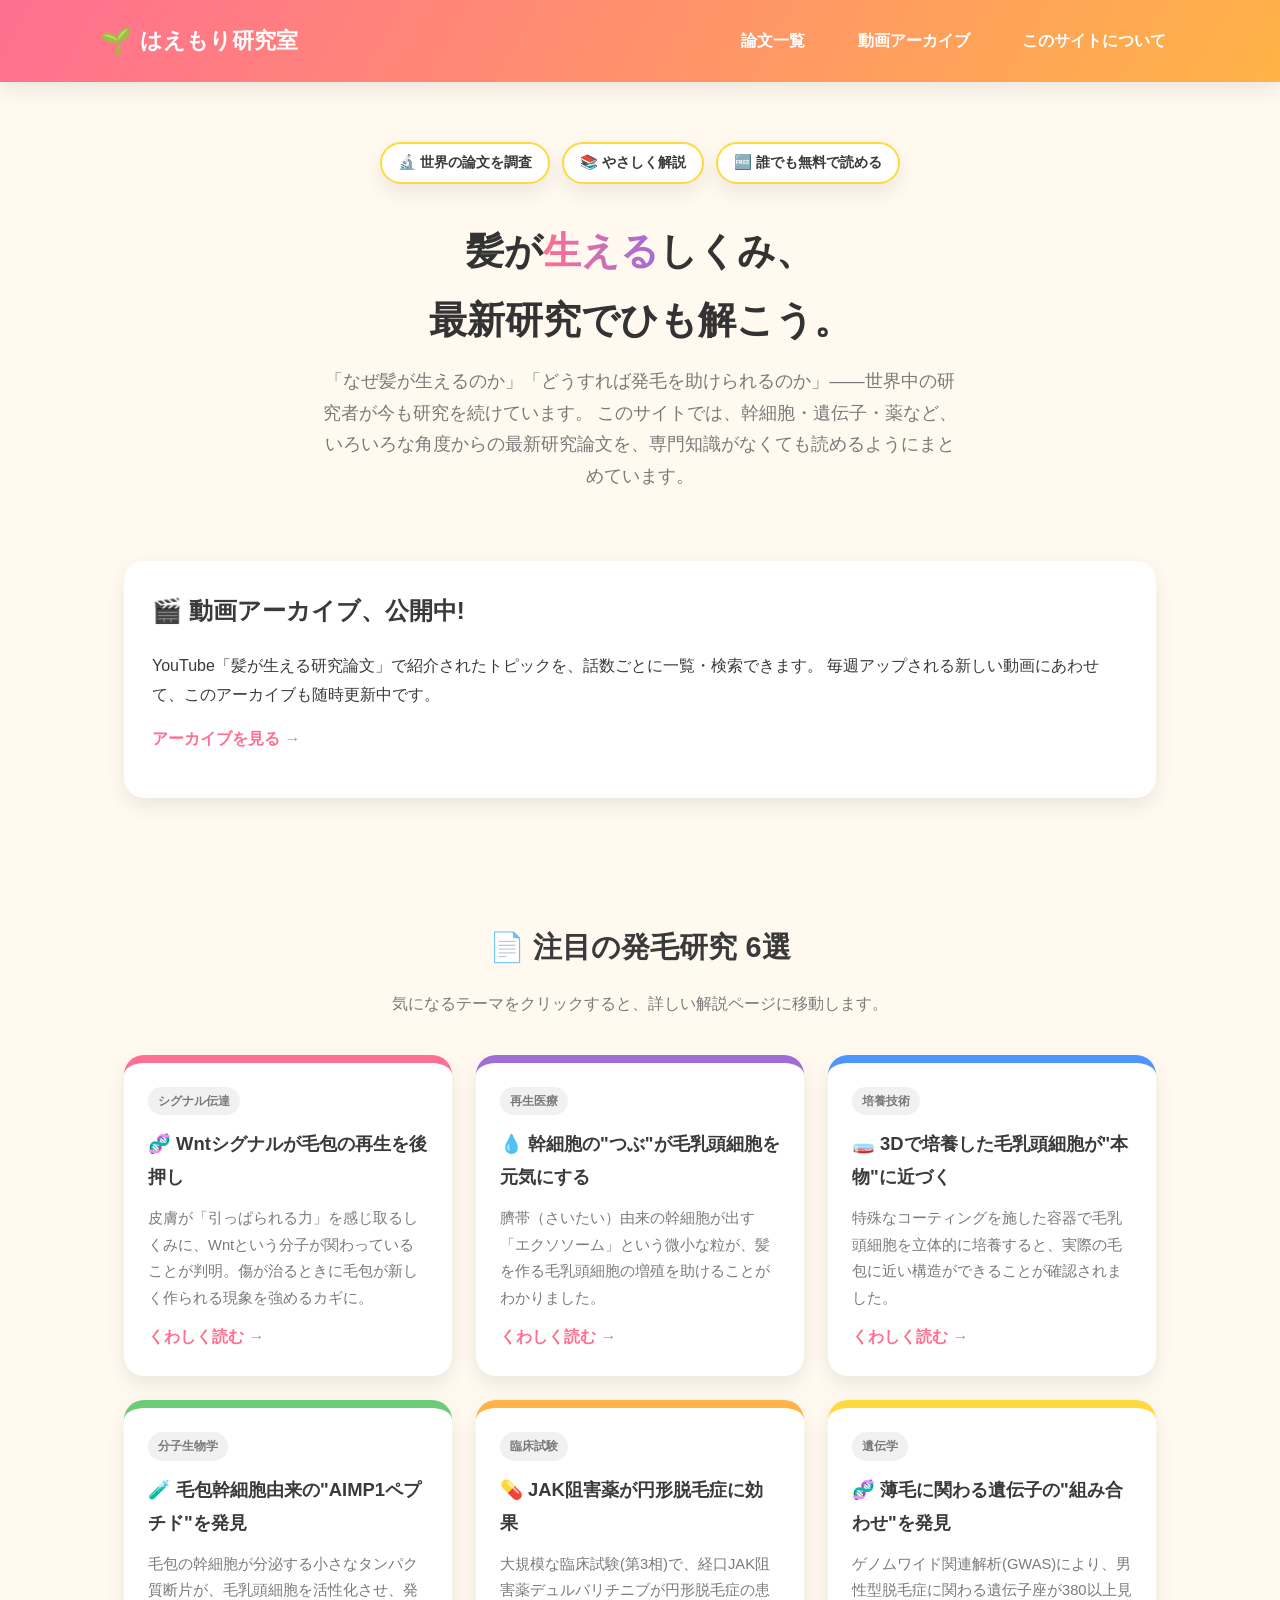
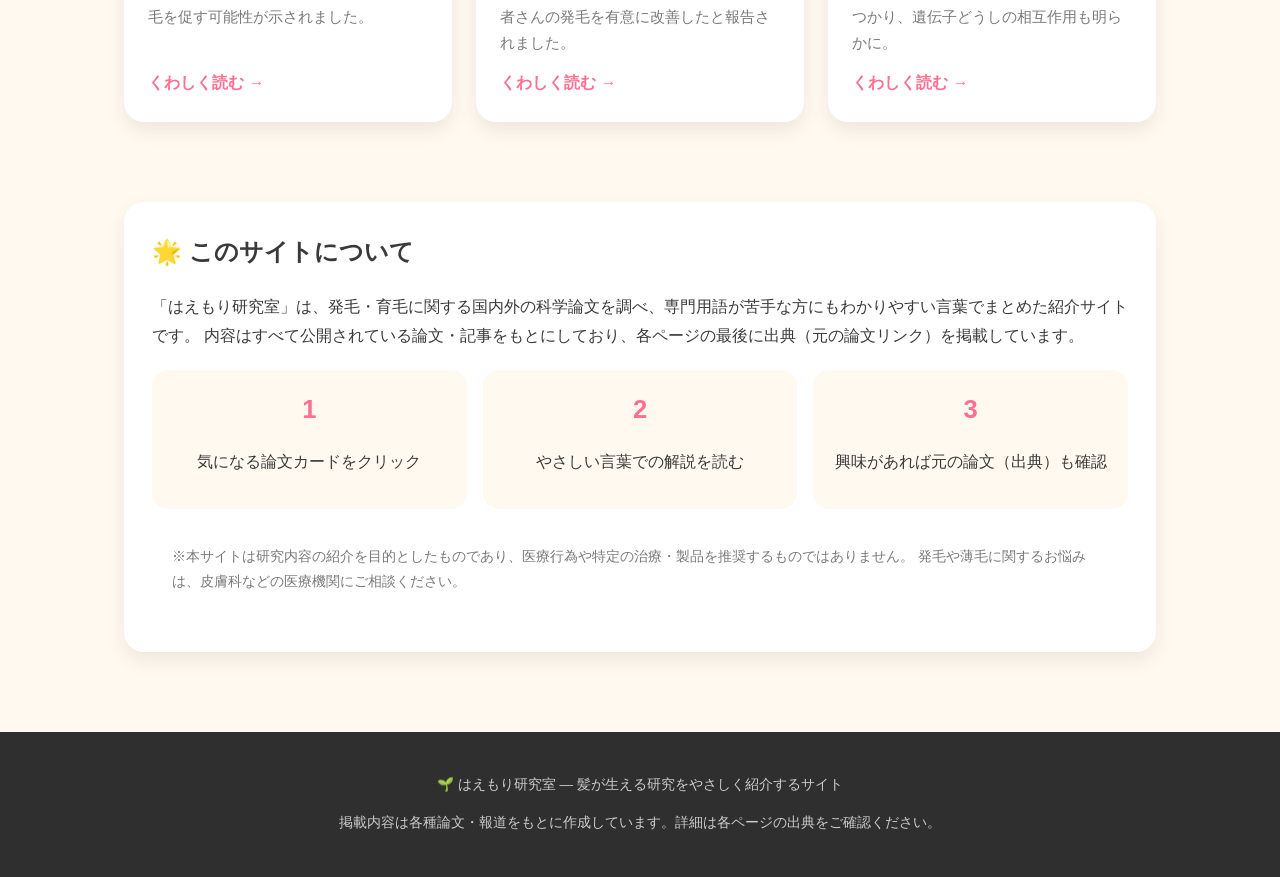
<file: index.html>
<!DOCTYPE html>
<html lang="ja">
<head>
<meta charset="UTF-8">
<meta name="viewport" content="width=device-width, initial-scale=1.0">
<title>はえもり研究室 | 髪が生える仕組みの最新研究まとめ</title>
<meta name="description" content="発毛・育毛に関する世界の最新研究論文を、やさしい言葉でわかりやすく紹介するサイトです。">
<link rel="stylesheet" href="style.css">
</head>
<body>

<header class="site-header">
  <div class="header-inner">
    <a href="index.html" class="logo"><span class="emoji">🌱</span>はえもり研究室</a>
    <nav class="main-nav">
      <a href="#papers">論文一覧</a>
      <a href="videos.html">動画アーカイブ</a>
      <a href="#about">このサイトについて</a>
    </nav>
  </div>
</header>

<section class="hero">
  <div class="hero-badges">
    <span class="badge">🔬 世界の論文を調査</span>
    <span class="badge">📚 やさしく解説</span>
    <span class="badge">🆓 誰でも無料で読める</span>
  </div>
  <h1>髪が<span class="accent">生える</span>しくみ、<br>最新研究でひも解こう。</h1>
  <p class="lead">
    「なぜ髪が生えるのか」「どうすれば発毛を助けられるのか」——世界中の研究者が今も研究を続けています。
    このサイトでは、幹細胞・遺伝子・薬など、いろいろな角度からの最新研究論文を、専門知識がなくても読めるようにまとめています。
  </p>
</section>

<section class="section" id="video-promo" style="padding-top:0;">
  <a href="videos.html" class="info-box" style="display:block; text-decoration:none; color:inherit;">
    <h2>🎬 動画アーカイブ、公開中!</h2>
    <p>
      YouTube「髪が生える研究論文」で紹介されたトピックを、話数ごとに一覧・検索できます。
      毎週アップされる新しい動画にあわせて、このアーカイブも随時更新中です。
    </p>
    <p class="read-more" style="font-weight:800; color:var(--pink);">アーカイブを見る →</p>
  </a>
</section>

<section class="section" id="papers">
  <h2 class="section-title">📄 注目の発毛研究 6選</h2>
  <p class="section-sub">気になるテーマをクリックすると、詳しい解説ページに移動します。</p>

  <div class="paper-grid">

    <a class="paper-card" href="papers/wnt-mechanotransduction.html">
      <span class="tag">シグナル伝達</span>
      <h3>🧬 Wntシグナルが毛包の再生を後押し</h3>
      <p>皮膚が「引っぱられる力」を感じ取るしくみに、Wntという分子が関わっていることが判明。傷が治るときに毛包が新しく作られる現象を強めるカギに。</p>
      <span class="read-more">くわしく読む →</span>
    </a>

    <a class="paper-card c-purple" href="papers/stem-cell-exosome.html">
      <span class="tag">再生医療</span>
      <h3>💧 幹細胞の"つぶ"が毛乳頭細胞を元気にする</h3>
      <p>臍帯（さいたい）由来の幹細胞が出す「エクソソーム」という微小な粒が、髪を作る毛乳頭細胞の増殖を助けることがわかりました。</p>
      <span class="read-more">くわしく読む →</span>
    </a>

    <a class="paper-card c-blue" href="papers/3d-spheroid.html">
      <span class="tag">培養技術</span>
      <h3>🧫 3Dで培養した毛乳頭細胞が"本物"に近づく</h3>
      <p>特殊なコーティングを施した容器で毛乳頭細胞を立体的に培養すると、実際の毛包に近い構造ができることが確認されました。</p>
      <span class="read-more">くわしく読む →</span>
    </a>

    <a class="paper-card c-green" href="papers/aimp1-peptide.html">
      <span class="tag">分子生物学</span>
      <h3>🧪 毛包幹細胞由来の"AIMP1ペプチド"を発見</h3>
      <p>毛包の幹細胞が分泌する小さなタンパク質断片が、毛乳頭細胞を活性化させ、発毛を促す可能性が示されました。</p>
      <span class="read-more">くわしく読む →</span>
    </a>

    <a class="paper-card c-orange" href="papers/jak-inhibitor.html">
      <span class="tag">臨床試験</span>
      <h3>💊 JAK阻害薬が円形脱毛症に効果</h3>
      <p>大規模な臨床試験(第3相)で、経口JAK阻害薬デュルバリチニブが円形脱毛症の患者さんの発毛を有意に改善したと報告されました。</p>
      <span class="read-more">くわしく読む →</span>
    </a>

    <a class="paper-card c-yellow" href="papers/genetics-alopecia.html">
      <span class="tag">遺伝学</span>
      <h3>🧬 薄毛に関わる遺伝子の"組み合わせ"を発見</h3>
      <p>ゲノムワイド関連解析(GWAS)により、男性型脱毛症に関わる遺伝子座が380以上見つかり、遺伝子どうしの相互作用も明らかに。</p>
      <span class="read-more">くわしく読む →</span>
    </a>

  </div>
</section>

<section class="section" id="about">
  <div class="info-box">
    <h2>🌟 このサイトについて</h2>
    <p>
      「はえもり研究室」は、発毛・育毛に関する国内外の科学論文を調べ、専門用語が苦手な方にもわかりやすい言葉でまとめた紹介サイトです。
      内容はすべて公開されている論文・記事をもとにしており、各ページの最後に出典（元の論文リンク）を掲載しています。
    </p>
    <div class="steps">
      <div class="step">
        <div class="num">1</div>
        <p>気になる論文カードをクリック</p>
      </div>
      <div class="step">
        <div class="num">2</div>
        <p>やさしい言葉での解説を読む</p>
      </div>
      <div class="step">
        <div class="num">3</div>
        <p>興味があれば元の論文（出典）も確認</p>
      </div>
    </div>
    <p class="disclaimer">
      ※本サイトは研究内容の紹介を目的としたものであり、医療行為や特定の治療・製品を推奨するものではありません。
      発毛や薄毛に関するお悩みは、皮膚科などの医療機関にご相談ください。
    </p>
  </div>
</section>

<footer class="site-footer">
  <p>🌱 はえもり研究室 — 髪が生える研究をやさしく紹介するサイト</p>
  <p>掲載内容は各種論文・報道をもとに作成しています。詳細は各ページの出典をご確認ください。</p>
</footer>

</body>
</html>
</file>
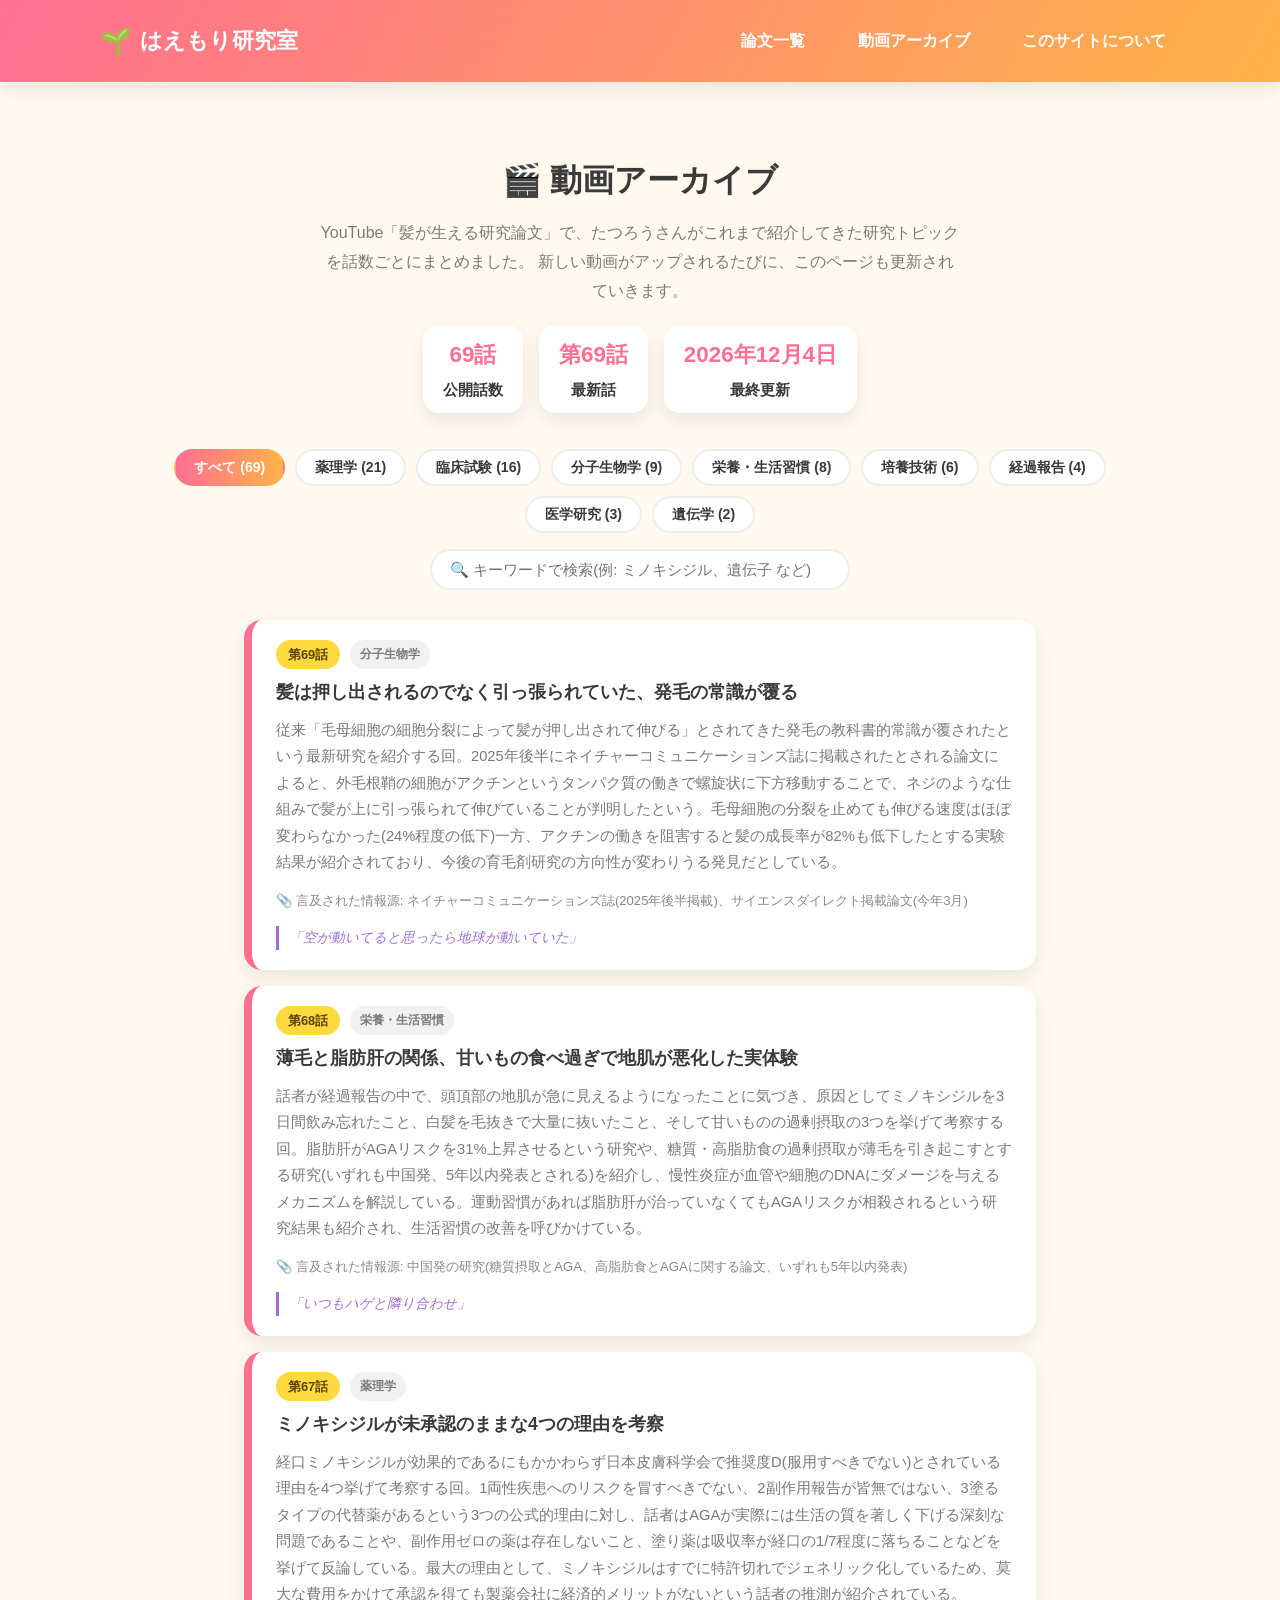
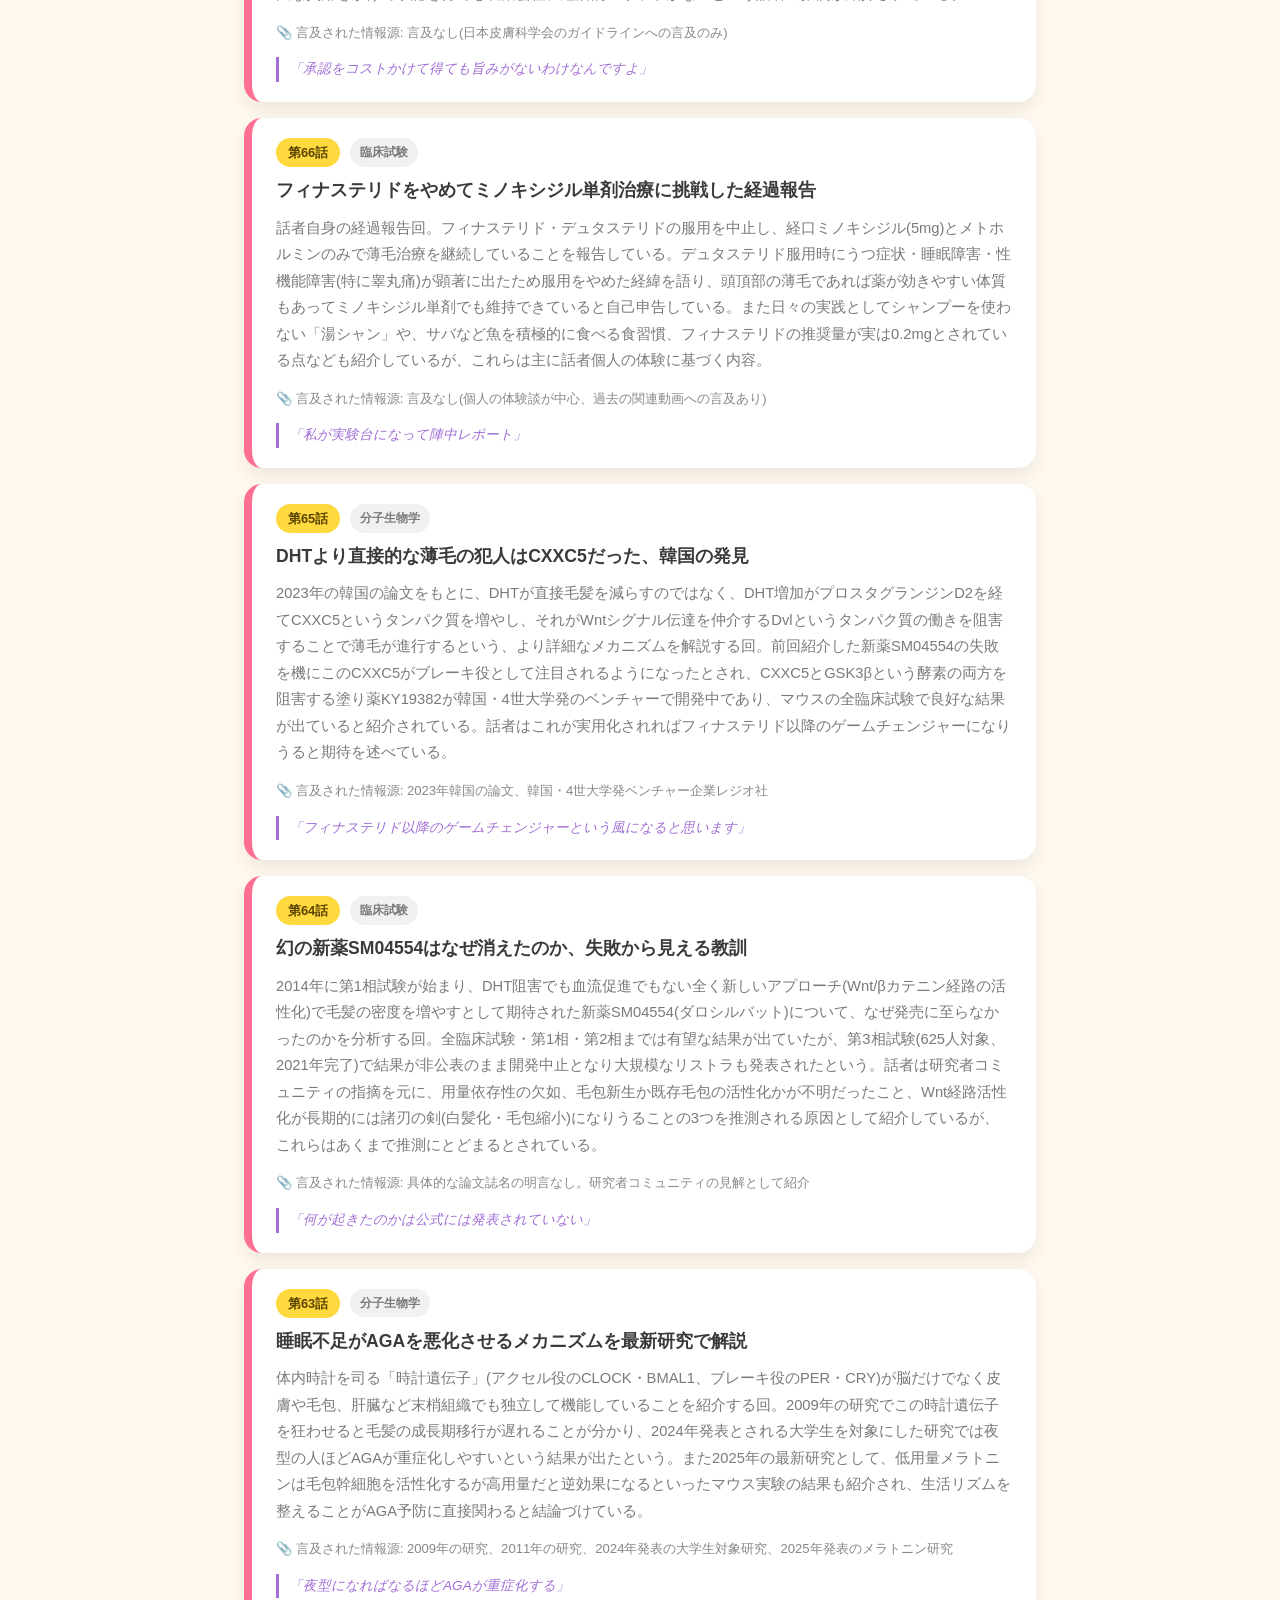
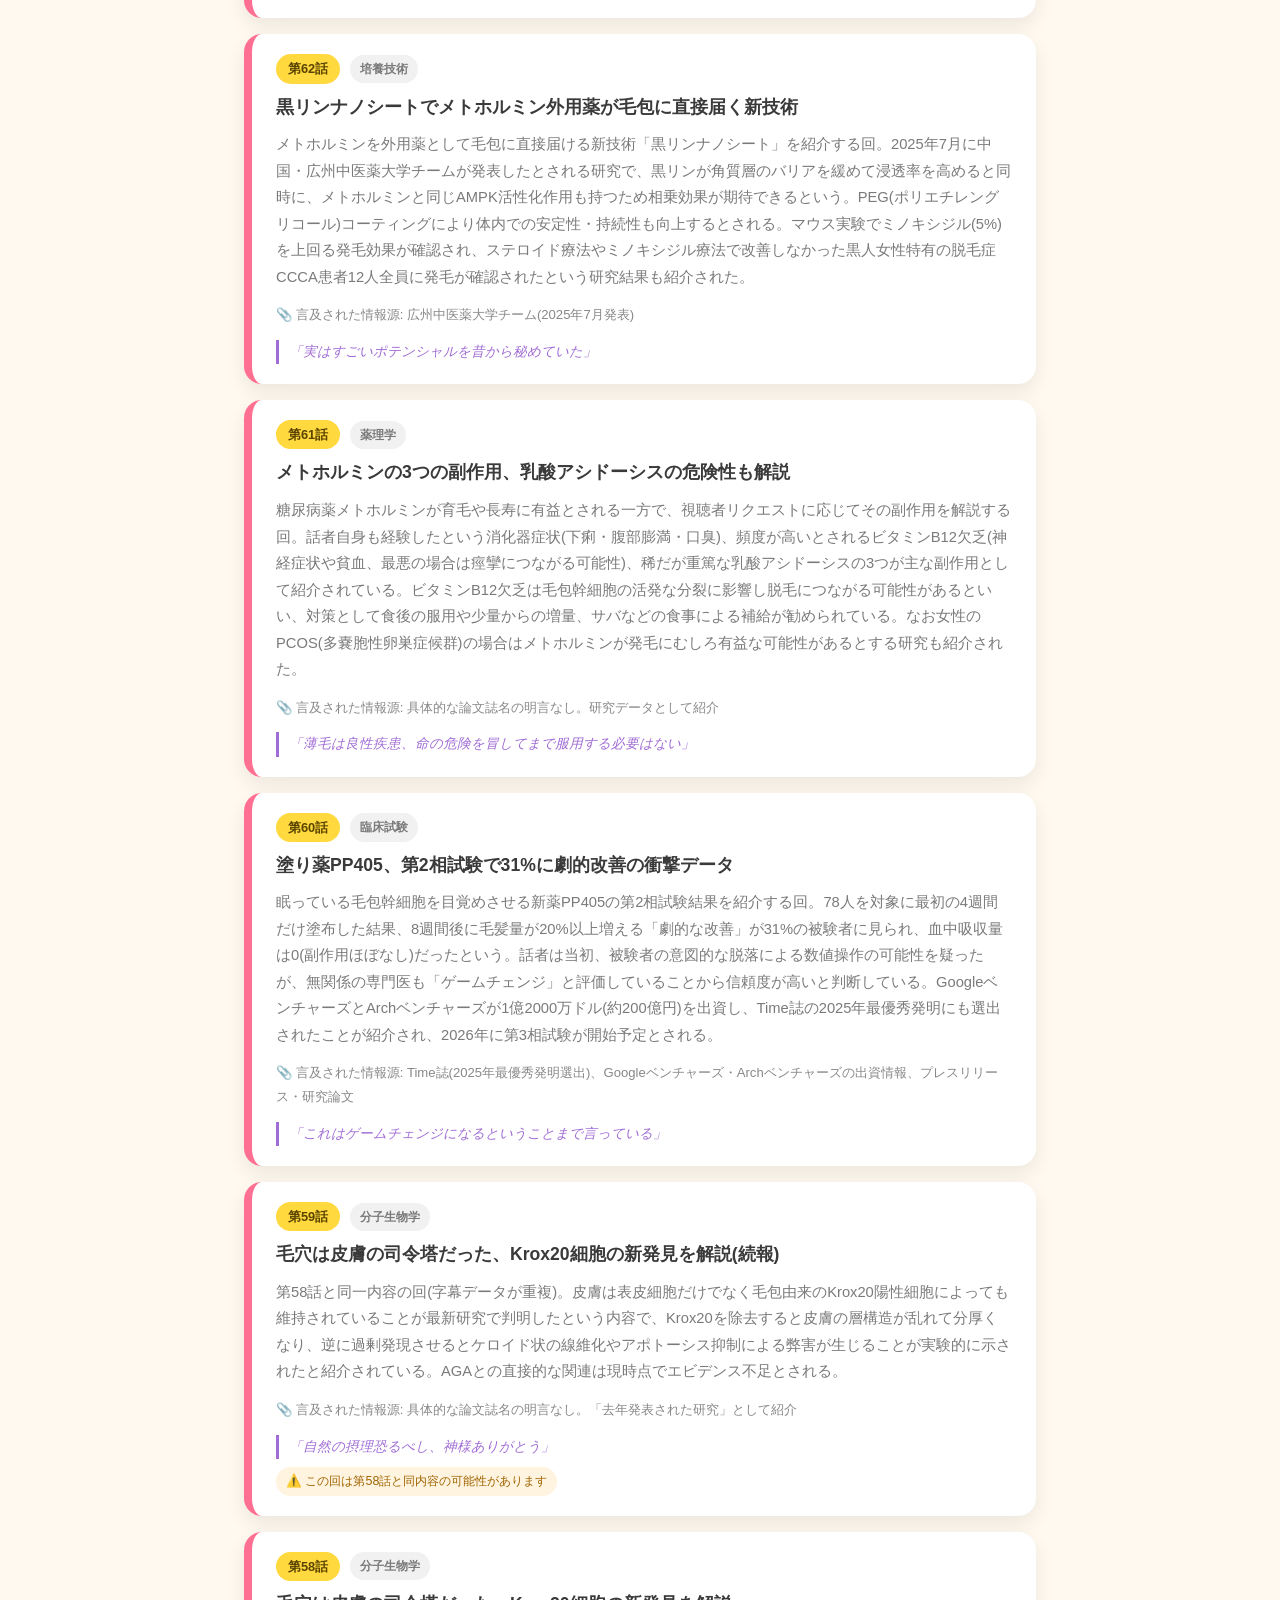
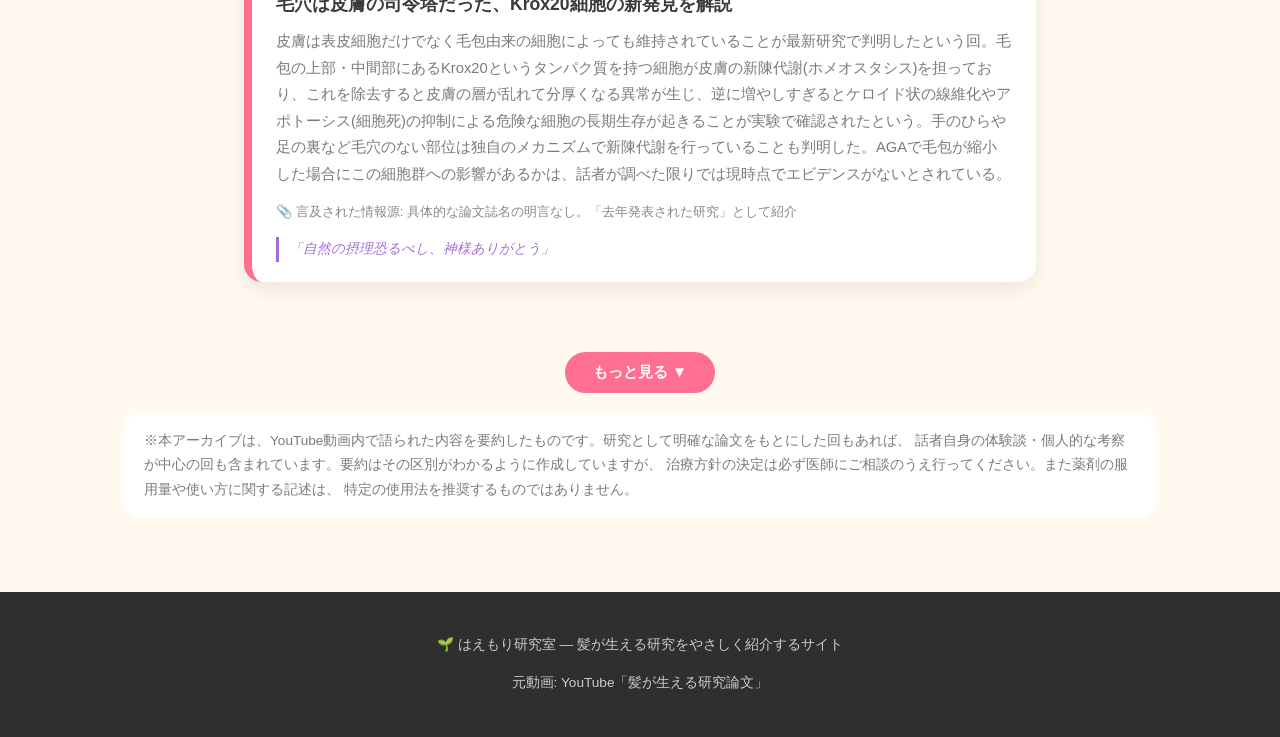
<file: videos.html>
<!DOCTYPE html>
<html lang="ja">
<head>
<meta charset="UTF-8">
<meta name="viewport" content="width=device-width, initial-scale=1.0">
<title>動画アーカイブ | はえもり研究室</title>
<meta name="description" content="YouTube「髪が生える研究論文」で紹介してきた研究トピックを、話数ごとに一覧・検索できるアーカイブページです。">
<link rel="stylesheet" href="style.css">
</head>
<body>

<header class="site-header">
  <div class="header-inner">
    <a href="index.html" class="logo"><span class="emoji">🌱</span>はえもり研究室</a>
    <nav class="main-nav">
      <a href="index.html#papers">論文一覧</a>
      <a href="videos.html">動画アーカイブ</a>
      <a href="index.html#about">このサイトについて</a>
    </nav>
  </div>
</header>

<div class="archive-hero">
  <h1>🎬 動画アーカイブ</h1>
  <p>
    YouTube「髪が生える研究論文」で、たつろうさんがこれまで紹介してきた研究トピックを話数ごとにまとめました。
    新しい動画がアップされるたびに、このページも更新されていきます。
  </p>
  <div class="archive-stats">
    <div class="stat"><span id="stat-total">-</span>公開話数</div>
    <div class="stat"><span id="stat-latest">-</span>最新話</div>
    <div class="stat"><span id="stat-updated">-</span>最終更新</div>
  </div>
</div>

<div class="archive-controls" id="filter-buttons">
  <!-- filter buttons injected by JS -->
</div>
<div class="search-box">
  <input type="text" id="search-input" placeholder="🔍 キーワードで検索(例: ミノキシジル、遺伝子 など)">
</div>

<div class="video-list" id="video-list">
  <!-- video items injected by JS -->
</div>

<div class="load-more-wrap" id="load-more-wrap">
  <button class="load-more-btn" id="load-more-btn">もっと見る ▼</button>
</div>

<section class="section" style="padding-top:0;">
  <p class="disclaimer">
    ※本アーカイブは、YouTube動画内で語られた内容を要約したものです。研究として明確な論文をもとにした回もあれば、
    話者自身の体験談・個人的な考察が中心の回も含まれています。要約はその区別がわかるように作成していますが、
    治療方針の決定は必ず医師にご相談のうえ行ってください。また薬剤の服用量や使い方に関する記述は、
    特定の使用法を推奨するものではありません。
  </p>
</section>

<footer class="site-footer">
  <p>🌱 はえもり研究室 — 髪が生える研究をやさしく紹介するサイト</p>
  <p>元動画: YouTube「髪が生える研究論文」</p>
</footer>

<script>
window.VIDEO_ARCHIVE = [
  {
    "ep": 1,
    "file": "captions.sbv",
    "title": "DHT抑制のジレンマ、女性ホルモン化と筋力低下の科学",
    "tag": "薬理学",
    "summary": "この回は科学論文の紹介というより、投稿者自身がデュタステリドからフィナステリドへ服用を切り替えた体験談が中心です。DHT(ジヒドロテストステロン)を強力に抑えるデュタステリドは、抑制されたテストステロンがアロマターゼという酵素によってエストロゲン(女性ホルモン)に変換されるという仕組みが紹介されており、これがうつ症状や性機能低下、筋肉のつきにくさにつながる可能性があるという説明がされています。これらは投稿者の実体験と一部の研究・アンケート結果を組み合わせた考察であり、明確な単一の学術論文の紹介ではありません。フィナステリド・デュタステリドの服用量調整の重要性が強調されています。",
    "source": "海外の臨床研究(ポストフィナステリド症候群に関する言及、具体的な論文名の言及なし)",
    "quote": "ご覧の通りハゲは治ります"
  },
  {
    "ep": 2,
    "file": "captions (1).sbv",
    "title": "ミノタブ2年間の記録、チュラロンコン大学臨床研究に基づく安全性検証",
    "tag": "臨床試験",
    "summary": "投稿者がミノキシジルタブレット(ミノタブ)を2年間服用した体験に基づき、副作用の実態を検証する回です。タイのチュラロンコン大学で行われた、AGA男性30人にミノタブ5mgを半年間服用させた臨床研究が紹介され、重大な心疾患系への影響は見られなかったという結果が示されています。同大学は世界大学ランキングで16位(東京大学38位)であるとして、その信頼性が強調されています。多毛症やまぶたのむくみは投稿者本人にも見られたが、1年経過後にはむしろ軽減したという体験も語られています。",
    "source": "タイ・チュラロンコン大学の臨床研究(2020年頃)",
    "quote": "むくみもねパンパンですごかった"
  },
  {
    "ep": 3,
    "file": "captions (2).sbv",
    "title": "薬に頼らない発毛法、コーヒー断ちとCBDによる睡眠の質改善",
    "tag": "栄養・生活習慣",
    "summary": "薬を使わずに薄毛が改善したという投稿者自身の体験に基づく回で、正式な研究論文の紹介というよりは生活習慣の工夫を共有する内容です。カフェインには血管を収縮させる作用があり、ミノキシジル(血管拡張作用)とは逆の働きをするため、コーヒーを減らすことで抜け毛が改善したと投稿者は述べています。また、大麻由来の非精神作用成分であるCBDを摂取することで睡眠の質が向上し、これも薄毛改善に役立ったという体験が語られていますが、これらは投稿者個人の体感であり、学術的な効果検証ではありません。",
    "source": "言及なし(投稿者の個人体験がベース)",
    "quote": "布団についてから5分以内には寝てる"
  },
  {
    "ep": 4,
    "file": "captions (3).sbv",
    "title": "音声が途切れがちな経過報告回、プロペシア1年服用の実感",
    "tag": "臨床試験",
    "summary": "この回は字幕データに欠落や誤変換が多く、内容の一部が不明瞭です。判読できる範囲では、投稿者がプロペシア(フィナステリド)を1年間服用した経過報告で、6ヶ月ほどで発毛効果を感じ始めたが、その後の伸びは緩やかであるという体感が語られています。明確な研究論文の紹介は確認できず、自己体験の共有が中心の内容です。",
    "source": "言及なし",
    "quote": "音声不明瞭のため引用困難"
  },
  {
    "ep": 5,
    "file": "captions (4).sbv",
    "title": "AGA治療薬ランキング、生活習慣改善とAGAの関連を示す最新論文",
    "tag": "栄養・生活習慣",
    "summary": "投稿者が実際に試した治療法をランキング形式で紹介する体験談回です。ミノキシジル、デュタステリド、外用のスピロノラクトンなどの効果と副作用が個人の実感として語られています。後半では、AGAが微弱な炎症と関連する可能性があり、運動・睡眠・日光浴・禁煙・動物性脂肪の抑制といった生活習慣改善がAGA進行を抑えることを示す論文が近年(過去5年ほど)多く出てきていると紹介されています。次回予告として運動とAGAの関係を扱う最新論文の解説が予告されています。",
    "source": "近年(過去5年)発表されたAGAと生活習慣に関する複数の論文(具体的な誌名の言及なし)",
    "quote": "AGAというものは炎症毛包でですね微炎症が起きて髪が抜けていく病気です"
  },
  {
    "ep": 6,
    "file": "captions (5).sbv",
    "title": "ミノタブ断薬に挑戦、フィナステリド用量とDHT阻害率の実験",
    "tag": "薬理学",
    "summary": "投稿者がミノキシジルタブレットの服用を中止し、フィナステリド単独(0.5mgに減量)で薄毛を維持できるか自己実験を始めた回です。フィナステリドは0.2mg以上摂取しても5αリダクターゼ阻害率がほとんど変わらないとする研究結果が紹介され、0.2mgから1mg、さらに100mgまで増量しても効果に大きな差がないという研究データが語られています。また、低用量ミノキシジル(5mg以下)は安全性が多数の論文で証明されているとされ、日本皮膚科学会が推奨度Dとしている点についても言及されています。マイクロニードル(ダーマローラー)による毛乳頭細胞増加のエビデンスにも触れられています。",
    "source": "フィナステリド用量とDHT抑制率に関する研究(具体的な誌名の言及なし)、日本皮膚科学会のガイドライン",
    "quote": "0.2mgがほぼほぼ頭打ちという研究結果が出ている"
  },
  {
    "ep": 7,
    "file": "captions (6).sbv",
    "title": "ビタミンD過剰摂取の落とし穴、コルチゾールと炎症の意外な関係",
    "tag": "栄養・生活習慣",
    "summary": "薄毛とビタミンD・メラトニンの関係について考察する回です。薄毛の人はビタミンDが少ない傾向にあるものの、両者に明確な相関関係は証明されておらず、むしろビタミンDのサプリメント過剰摂取はコルチゾール(抗炎症作用を持つホルモン)を低下させ、炎症を誘発し抜け毛につながる可能性があるという研究が紹介されています。日光浴によるビタミンD生成(15分の日光浴でサーモン100gの3倍相当のビタミンDが生成)が推奨されています。メラトニンについては薄毛改善効果を示す研究がある一方、過剰摂取で多発性硬化症などのリスクが指摘されており、食事からの摂取や睡眠環境の整備が推奨されています。",
    "source": "ビタミンD・メラトニンに関する複数の研究論文(概要欄に掲載、具体的な誌名の言及なし)",
    "quote": "炎症は脱毛にとって大敵であるという風に申し上げております"
  },
  {
    "ep": 8,
    "file": "captions (7).sbv",
    "title": "薬が効きにくい体質の正体、CAGリピート数と遺伝子検査の話",
    "tag": "遺伝学",
    "summary": "AGA治療薬が効きにくいと感じる人向けに、その原因を遺伝子レベルで解説する回です。アンドロゲン受容体遺伝子のCAGリピート数(繰り返し回数、平均6〜39回)が短いほどDHTに敏感に反応し薄毛になりやすい一方でフィナステリド等の薬が効きやすく、逆にCAGリピートが長いと薬が効きにくいがAGAになりにくいという研究が紹介されています。ただし長すぎるCAGリピートは特定の遺伝性疾患のリスクとも関連するとされています。また、ミノキシジルが効かない原因として、体内の硫酸転移酵素の少なさが関係し、葛根エキスや紫根エキスの併用でこれを活性化できる可能性が紹介されています。",
    "source": "CAGリピート率とAGA・薬剤反応性に関する研究、2023年発表の父方/母方遺伝に関する論文",
    "quote": "遺伝子で決まっておりましてトリプレットリピート率という"
  },
  {
    "ep": 9,
    "file": "captions (8).sbv",
    "title": "ミノタブいきなり導入の理由、ロゲイン外用薬の知られざる副作用史",
    "tag": "臨床試験",
    "summary": "投稿者がフィナステリドの次にいきなりミノキシジルタブレット(内服)を選んだ理由を、外用ミノキシジル(ロゲイン)の歴史を振り返りながら解説する回です。1999年に発売された外用ロゲインでは、循環器系の副作用により3人の死亡例と500件以上の相談が寄せられたことが紹介されており、これに対し低用量の内服ミノキシジルの方が安全性は複数の論文(2020年アメリカ、2021年イタリアなど)で証明されているとされています。1日2回まで、合計5mg以下という低用量の範囲であれば安全性が確認されているという内容が中心です。子供が誤って高用量を服用した事例でも重篤な副作用はなかったとする論文も紹介されています。",
    "source": "2020年アメリカの研究、2021年イタリアの研究、ロゲイン副作用に関する報告(1999年前後)",
    "quote": "醤油かけすぎたら安全性は証明できないよっていう"
  },
  {
    "ep": 10,
    "file": "captions (9).sbv",
    "title": "初めての薄毛治療から現在まで、43歳会社員の10年間の全記録",
    "tag": "臨床試験",
    "summary": "投稿者自身の薄毛治療の全体験を振り返る総集編的な回で、体系的な研究論文の紹介というより自己の体験談が中心です。薄毛による精神的ストレスについて触れる中で、2013年に東京大学が発表したメタ研究により、薄毛になった人の74%が何らかの精神疾患にかかっているという結果が引用されています。ミノキシジルタブレットやデュタステリドの効果・副作用の経過、フィナステリド服用による性機能への影響などが詳細に語られていますが、全体としては個人の経験に基づく振り返りです。",
    "source": "2013年東京大学発表のメタ研究(薄毛と精神疾患の関連)",
    "quote": "薄毛になってから74%の人が何らかの疾患にかかっている"
  },
  {
    "ep": 11,
    "file": "captions (10).sbv",
    "title": "デュタステリド外用薬の実力、内服との吸収率比較データ",
    "tag": "薬理学",
    "summary": "投稿者がデュタステリド内服からフィナステリド内服・デュタステリド外用の併用に切り替えた経緯を語る回です。外用ミノキシジルの吸収率はわずか1.4%であるのに対し内服では99%以上が吸収されるという研究データが紹介されており、内服薬の方が効率的である一方、外用薬は副作用を抑えられるというメリットも説明されています。また、アロプレグナノロンという神経ステロイドが5αリダクターゼによって作られ、抗不安・抗うつ作用を持つため、デュタステリドによる強力な5αリダクターゼ阻害がうつ症状の一因である可能性が語られています。これは投稿者の体験と限定的な研究知見を組み合わせた考察です。",
    "source": "ミノキシジル外用薬の吸収率に関する研究(具体的な誌名の言及なし)、アロプレグナノロンに関する知見",
    "quote": "先人たちの知恵のおかげで今の快適な薄毛改善方法が残っている"
  },
  {
    "ep": 12,
    "file": "captions (11).sbv",
    "title": "DHTと前立腺癌・心疾患の関係、グリソンスコアで読み解くリスク",
    "tag": "医学研究",
    "summary": "DHTがハゲ以外に体に及ぼす影響を扱った回で、比較的体系的に研究知見を紹介しています。男性は女性よりも胃癌が2倍、大腸癌が2倍、膀胱癌が4倍かかりやすく、これは男性ホルモン、特にDHTの影響とされています。30歳未満で若ハゲになった人は虚血性心疾患にかかりやすい、頭頂部型AGAの男性はグリソンスコアの高い悪性度の高い前立腺癌のリスクが高いといった研究結果が紹介されています。一方でグリソンスコア6以下の前立腺癌は多くの人が持っているが無害であることも説明され、両極端を避けたDHTとの付き合い方を推奨する内容です。",
    "source": "DHTと各種疾患リスクに関する複数の研究(具体的な誌名の言及なし)、グリソンスコアに関する研究",
    "quote": "DHTは怖いホルモンなんですけども、大変助かるホルモンでもある"
  },
  {
    "ep": 13,
    "file": "captions (12).sbv",
    "title": "第1話と同一内容の重複ファイル(DHT抑制と女性ホルモン化の考察)",
    "tag": "薬理学",
    "summary": "このファイルは第1話(captions.sbv)と全く同一の文字起こし内容でした。デュタステリドからフィナステリドへの切り替え体験、DHT抑制の仕組み、女性ホルモン化についての考察が語られていますが、内容は第1話の要約を参照してください。おそらくダウンロード時の重複または誤アップロードによるものと考えられます。",
    "source": "第1話と同一(海外の臨床研究の言及あり、詳細不明)",
    "quote": "ご覧の通りハゲは治ります(第1話と同一内容)",
    "dup": 1
  },
  {
    "ep": 14,
    "file": "captions (13).sbv",
    "title": "1型5αリダクターゼも発毛に貢献?日英シンガポール共同研究",
    "tag": "分子生物学",
    "summary": "2022年に日本・イギリス・シンガポールの3カ国共同で行われた研究論文を紹介する回で、比較的しっかりとした学術論文ベースの内容です。研究は「テストステロン存在下で5αリダクターゼ阻害剤デュタステリドおよびフィナステリドによって誘発されるヒト単離毛包における発毛関連遺伝子発現プロファイルの変化」と題され、従来2型のみが薄毛に関与すると考えられていた5αリダクターゼについて、1型を阻害することも発毛関連遺伝子の発現にプラスに働くことが示されました。この研究は本物の学術論文であり、投稿者は自身の経験も交えつつその内容を紹介しています。長期服用后の遺伝子レベルの変化が不可逆的な影響(良い意味でも悪い意味でも)を及ぼす可能性にも言及しています。",
    "source": "2022年日本・イギリス・シンガポール共同研究(5αリダクターゼ阻害剤と発毛関連遺伝子発現に関する論文)",
    "quote": "1型を阻害することによって薄毛改善することが証明された"
  },
  {
    "ep": 15,
    "file": "captions (14).sbv",
    "title": "安全神話の崩壊、フィナステリド性的副作用に関する国際的研究の系譜",
    "tag": "臨床試験",
    "summary": "フィナステリド・デュタステリドの性的副作用に関する研究の変遷を時系列で紹介する、学術的な内容の濃い回です。2001年のアメリカの研究では服用1年目に副作用を感じた人が14%いたが2年目以降は7%(プラセボ群と同水準)に落ち着いたとされる一方、2016年の中国の研究では服用量に応じて性的悪影響の発症率が上昇すること、2017年のアメリカの研究では暴露期間が長いほど悪影響が出やすいこと、2020年のアメリカの研究では陰茎の血流異常(動脈不全32%、静脈漏出13.2%)が解剖学的に確認されたことが紹介されています。2023年6月の男性不妊症に関する研究や、2012〜2019年にカナダで起きた67件の集団訴訟についても言及されており、これらは実在する研究として紹介されています。",
    "source": "2001年アメリカの研究、2016年中国の研究、2017年アメリカの研究、2020年アメリカの研究(陰茎超音波検査)、2023年6月の男性不妊症研究、2021年イリノイ州の研究",
    "quote": "過ぎたるは及ばざるが如し、及ばざるは過ぎたるに勝れり"
  },
  {
    "ep": 16,
    "file": "captions (15).sbv",
    "title": "デュタステリドを5日に1回に減量、DHT抑制率84%の実験結果",
    "tag": "薬理学",
    "summary": "投稿者がデュタステリドの服用頻度を週2回からさらに5日に1回へ減らす自己実験を始めた回です。フィナステリド1mg毎日服用のDHT抑制率69%に対し、デュタステリド0.5mgを5日に1回服用した場合でも84%の抑制率が計算上得られるとするデータが紹介されています。これは投稿者が独自にまとめた用量とDHT抑制率の関係に基づく考察であり、正式な単一論文の要約というより投稿者自身の分析です。半減期の長さがフィナステリドとの違いを生む主な要因として説明されています。",
    "source": "投稿者独自のDHT抑制率データ分析(論文名の明確な言及なし)",
    "quote": "0.5mgを5日に1回だと84%抑制できる"
  },
  {
    "ep": 17,
    "file": "captions (16).sbv",
    "title": "デュタステリドがFDA認可却下だった過去、前立腺癌グリソンスコアの逆説",
    "tag": "医学研究",
    "summary": "デュタステリドがなぜ日本と韓国以外で薄毛治療薬として認可されていないのかを掘り下げる回です。アメリカのFDAは一時デュタステリドを前立腺癌予防薬として承認申請されたが、グリソンスコアの低い(無害な)前立腺癌は減る一方、悪性度の高い(致死的な)グリソンスコア6〜10の癌が増えたというデータにより却下されたことが紹介されています。ただし後の研究(スウェーデンの研究)では、その悪性度の高い癌が見つかっても死亡率には影響しなかったことも分かったとされています。季節や馬の研究に基づくテストステロン変動の話、DHT抑制のしすぎによる女性化の懸念も語られています。",
    "source": "FDAのデュタステリド認可審査に関する経緯、スウェーデンの追跡研究、馬のテストステロン季節変動に関する研究",
    "quote": "デュタステリドはそれほど分かられていない薬"
  },
  {
    "ep": 18,
    "file": "captions (17).sbv",
    "title": "デュタステリド週2回服用の4ヶ月経過報告、QOL向上の実感",
    "tag": "臨床試験",
    "summary": "デュタステリドを週2回服用に切り替えてからの4ヶ月間の経過を報告する回です。フィナステリド毎日服用よりもデュタステリド週2回の方が薄毛予防効果を体感しているとし、その理由をデュタステリドの長い半減期(2〜4週間)に求めています。以前は性的副作用はプラセボによるものだと考えていたが、最近の研究では性的悪影響が証明されつつあるとして自身の見解を修正しています。またAGA予防に効果があるとされる食品(カフェイン、バナナの皮、プロシアニジン、かぼちゃ種子抽出物、ローズマリー、本わさびのイソサポナリンなど)が紹介されています。",
    "source": "AGA予防に関する食品成分の研究(具体的な誌名の言及なし)",
    "quote": "デュタステリド週2はQOL(生活の質)が上がった"
  },
  {
    "ep": 19,
    "file": "captions (18).sbv",
    "title": "38歳皮膚科デビューから治療完了まで、体験に基づく薄毛治療ロードマップ",
    "tag": "臨床試験",
    "summary": "投稿者が38歳で皮膚科に行ってから薄毛治療が完了するまでの経緯を振り返る体験談回です。2013年に東京大学が発表したメタ分析で薄毛になってから74%の人が何らかの精神疾患にかかっているという結果が改めて紹介されており、薄毛による自己肯定感の低下や社会生活への影響が語られています。フィナステリド、ミノキシジルタブレット、デュタステリドの順に治療をステップアップしていった経緯と、それぞれの効果実感までの期間(ミノキシジルは2〜3ヶ月、デュタステリドは3ヶ月)が具体的に述べられています。",
    "source": "2013年東京大学のメタ分析(薄毛と精神疾患の関連)",
    "quote": "薄毛になってから74%の人が何らかの精神疾患にかかっている"
  },
  {
    "ep": 20,
    "file": "captions (19).sbv",
    "title": "デュタステリド発がんリスクの真実、第3相試験なき薬の実態",
    "tag": "医学研究",
    "summary": "デュタステリドが実は第3相臨床試験(治験の最終段階)を経ていない薬であるという指摘から始まる回です。DHTが前立腺癌以外にも虚血性心疾患、動脈硬化、コレステロール値などに関連するという研究知見が紹介され、頭頂部型AGAの男性は前立腺癌の、全頭部型は心疾患系のリスクが高い可能性があるとされています。夏の暑さとアイスの売上・水難事故の相関関係を例えに、AGAと心疾患の関係が直接的な因果ではなく共通の原因(DHT)による相関である可能性が分かりやすく説明されています。",
    "source": "DHTと各種疾患リスクに関する研究(具体的な誌名の言及なし、AGA分野の複数論文を参照)",
    "quote": "みんなが勝手に飲んで勝手に情報を発信してくれるので治験と同じデータが得られる"
  },
  {
    "ep": 21,
    "file": "captions (20).sbv",
    "title": "第2話と同一内容の重複ファイル(ミノタブ2年経過報告)",
    "tag": "臨床試験",
    "summary": "このファイルは第2話(captions (1).sbv)と全く同一の文字起こし内容でした。ミノキシジルタブレット2年間服用の経過報告、チュラロンコン大学の臨床研究に基づく安全性の解説が語られていますが、内容の詳細は第2話の要約を参照してください。おそらくダウンロード時の重複によるものと考えられます。",
    "source": "第2話と同一(タイ・チュラロンコン大学の臨床研究)",
    "quote": "むくみもねパンパンですごかった(第2話と同一内容)",
    "dup": 2
  },
  {
    "ep": 22,
    "file": "captions (21).sbv",
    "title": "フィナステリド何mgが正解か、独自グラフで読み解く用量とDHT抑制率",
    "tag": "薬理学",
    "summary": "フィナステリド・デュタステリドの最適な服用量について、投稿者が自作したグラフを基に解説する回です。デュタステリド0.5mgで91%、1/5の0.1mgでも84%、1/10の0.05mgでも50%のDHT抑制効果があるというデータが示され、投稿者はこれに基づき自身の服用量を0.1mg程度に減らしたと説明しています。フィナステリドについても1mgと0.2mgでDHT抑制率に大きな差がない(69%対64%)という研究データが紹介され、長期使用の健康リスクが未解明である以上、必要最小限の用量にとどめることを推奨する内容です。5mg以上のフィナステリド長期服用で前立腺癌の発癌リスクが高まったとする研究にも触れられています。",
    "source": "フィナステリド・デュタステリドの用量とDHT抑制率に関する投稿者独自データ分析、5mg以上のフィナステリド長期服用に関する発癌リスク研究",
    "quote": "過ぎたるは及ばざるがごとし、過ぎたるは及ばざるに劣る"
  },
  {
    "ep": 23,
    "file": "captions (22).sbv",
    "title": "アジア初のミノタブ臨床研究を徹底解説、多毛症93%の衝撃データ",
    "tag": "臨床試験",
    "summary": "アジアで30年以上使用されてきたにもかかわらずきちんとした臨床研究がなかったミノキシジルタブレットについて、2020年にタイのチュラロンコン大学(世界大学ランキング16位)が発表した論文を詳細に解説する回です。AGA男性30人にミノタブ5mgを24週間服用させた結果、髪の本数は1平方センチあたり35本(約20%)増加し、全員の見た目が改善、100%の被験者が満足と回答したことが紹介されています。副作用面では重篤な心血管系症状は見られなかったものの、多毛症が93%に見られ、血圧・脈拍にはほとんど変化がなかったという具体的な数値が示されています。学術論文の内容を比較的忠実に紹介する回です。",
    "source": "2020年タイ・チュラロンコン大学の臨床研究論文(AGA男性30人対象のミノキシジルタブレット試験)",
    "quote": "多毛症が93%の人に見られた"
  },
  {
    "ep": 24,
    "file": "captions (23).sbv",
    "title": "外ロケで見る自分の頭頂部と経過報告",
    "tag": "経過報告",
    "summary": "この回は研究論文の紹介ではなく、話者自身の薄毛治療の経過報告が中心の動画です。外で頭頂部を撮影する「外ロケ」企画と、デュタステリド0.5mgおよびミノキシジルタブレット5mgの服用状況、ミノキシジルの減量・再増量に伴う初期脱毛や顔のむくみの変化について語られています。科学的研究の紹介は含まれていません。",
    "source": "言及なし",
    "quote": "外でどのように頭頂部が写っているのか気になった"
  },
  {
    "ep": 25,
    "file": "captions (24).sbv",
    "title": "サバの発酵魚油が育毛効果で薬を超える可能性",
    "tag": "栄養・生活習慣",
    "summary": "サバに含まれる栄養素(オメガ3脂肪酸、ビタミンB12、鉄分、亜鉛、セレンなど)が発毛にどう関わるかを、研究論文をもとに解説しています。特にサバ由来の発酵魚油を使った試験管内(インビトロ)研究で、ミノキシジル5mgと同等以上に毛の伸長率を高めたという結果が紹介されました。また、サバの皮由来のペプチドを塗布すると髪のダメージ部分を修復する効果があるという研究も紹介されています。ただし人での経口摂取による発毛効果はまだ確認できていないと話者は述べており、研究の限界にも触れています。",
    "source": "研究論文(誌名は明示されず、サバの発酵魚油に関する論文、インビトロ研究)",
    "quote": "身の岸汁は薬ですよ。薬と比べてこの天然食品が勝っちゃってる"
  },
  {
    "ep": 26,
    "file": "captions (25).sbv",
    "title": "若返り技術セノリティクスが発毛にもたらす可能性",
    "tag": "分子生物学",
    "summary": "老化細胞を選択的に除去する「セノリティクス」という若返り技術について、ダサチニブ、ケルセチン、ラパマイシン、メトホルミンという4つの薬剤・成分を取り上げ、それぞれが老化防止と同時に発毛効果も報告されていることを紹介しています。動物実験レベルでの発見が中心で、まだ大規模な人での臨床試験は行われていないと話者は明言しており、研究段階であることが強調されています。老化した毛乳頭細胞を若返らせることで発毛サイクルの成長期を延長できる可能性が示唆されています。",
    "source": "動物実験による研究結果(具体的な論文誌名の言及なし)",
    "quote": "老化と発毛は全く関係ないものではない"
  },
  {
    "ep": 27,
    "file": "captions (26).sbv",
    "title": "ミノキシジル治療の経過とむくみ・多毛症の実感",
    "tag": "経過報告",
    "summary": "この回は研究論文の解説ではなく、話者自身のフィナステリド・デュタステリド・ミノキシジルの服用体験談が中心です。ミノキシジルによるむくみや多毛症、フィナステリド・デュタステリドによるうつ症状や性欲減退などの副作用について、自身の体感をもとに語っています。低用量ミノキシジル(5mg以下)については重大な副作用の心配は少ないという話者個人の見解も述べられていますが、これは体験に基づく意見であり、系統的な研究の紹介ではありません。",
    "source": "言及なし(話者の個人的体験に基づく内容)",
    "quote": "低容量ミノキシルに関しては重篤な副作用の心配はいらないと私は思っております"
  },
  {
    "ep": 28,
    "file": "captions (27).sbv",
    "title": "フィナステリドとうつ病薬の共通点、腸内環境が鍵",
    "tag": "薬理学",
    "summary": "フィナステリドの副作用と、うつ病治療薬SSRIの副作用に共通点があることに着目した研究論文を解説しています。どちらも服用中止後も症状が続く可能性があり(ポストフィナステリド症候群、PSSD)、その原因として脳内神経ステロイド(アロプレグナノロン)の減少、セロトニンとドーパミンのバランス異常、腸内細菌叢の乱れという3つの要因が論文で指摘されていると紹介されています。動物実験でアロプレグナノロン投与により腸内炎症とセロトニン量が改善したという結果も紹介され、論文は腸内環境を整えることが解決策になりうると結論づけていると説明されています。",
    "source": "研究論文(誌名不明、フィナステリドとSSRIの副作用機序に関する論文)",
    "quote": "腸と脳は繋がっている、切り離して考えることはできない"
  },
  {
    "ep": 29,
    "file": "captions (28).sbv",
    "title": "フィナステリドは本当に安全か、脳への影響を再考",
    "tag": "薬理学",
    "summary": "フィナステリドの安全性についてXで話題になっていることを受け、脳への影響、性機能への影響、服用中止後も症状が続く可能性という3つの懸念点を解説しています。5アルファリダクターゼの阻害がDHTだけでなくアロプレグナノロンの前駆体であるジヒドロプロゲステロンの代謝も阻害してしまうことが最近分かってきたと紹介されており、これは研究に基づく内容です。一方でポストフィナステリド症候群が実在するかどうかはまだ科学的に解明されていないとも述べられており、話者は極端な結論を避け、体調を見ながら薬と付き合うことを推奨する個人的な立場を示しています。",
    "source": "2012年発表の論文(誌名不明、5mgフィナステリド長期服用と悪性度の高い前立腺癌増加に関する研究)",
    "quote": "そんな危険な薬でもないけども、100%安全な薬でもない"
  },
  {
    "ep": 30,
    "file": "captions (29).sbv",
    "title": "日本皮膚科学会が推奨度Dでも世界が認めるミノキシジル",
    "tag": "薬理学",
    "summary": "経口ミノキシジルが日本皮膚科学会では推奨度Dとされる一方、世界の多くの国では薄毛治療の第一選択として使われている理由を解説しています。低用量(5mg以下)であれば新血管系への重大な副作用はほぼ報告されていないと数多くの研究で示されていると紹介されつつ、日本でAGA治療薬としての正式な認可が下りていないため推奨度が低いままになっているという背景を説明しています。また硫酸転移酵素の働きによってミノキシジルが効きにくい人がいることや、アスピリンがミノキシジルの効果を弱める可能性があることにも触れています。",
    "source": "言及なし(複数の研究論文があるとされるが誌名は明示されず)",
    "quote": "日本の常識は世界の非常識と言われることもある"
  },
  {
    "ep": 31,
    "file": "captions (30).sbv",
    "title": "諦めるのはまだ早い、薄毛治療の新たな選択肢たち",
    "tag": "培養技術",
    "summary": "既存の薬が効かない人向けに、フィナステリド・ミノキシジル以外のあらゆる薄毛治療アプローチを紹介する回です。マイクロニードル(ダーマローラー)による発毛効果、PRP療法(血小板を利用した自己再生治療)、iPS細胞による毛包幹細胞の作製、怪我をきっかけに毛が生える「創傷治癒起因性発毛(ウンナ)」現象、そして塗るだけで発毛するとされる新薬PP405(ミトコンドリアのエネルギー代謝を利用した薬剤、当時第2相試験段階)について解説しています。いずれも研究段階または実用化前の技術として紹介されており、話者は今後の実用化に期待を寄せています。",
    "source": "言及なし(複数の研究事例、PP405はUCLA関連の研究として後の回で詳述)",
    "quote": "科学は日進月歩でどんどん進化している"
  },
  {
    "ep": 32,
    "file": "captions (31).sbv",
    "title": "UCLA開発の新薬PP405、回答系エネルギー代謝で発毛",
    "tag": "培養技術",
    "summary": "2023年にUCLA(カリフォルニア大学ロサンゼルス校)で開発された塗り薬PP405について解説しています。ミトコンドリアを使わない「解糖系優位」のエネルギー代謝状態を作ることで細胞分裂・毛包細胞の増殖を促す仕組みだと説明されており、当時は人での第2相試験段階で、安全性は確認済み、効果の検証が進行中とされています。フィナステリドやミノキシジルとは作用機序が異なるため併用可能な第3の薄毛治療薬として期待されているという内容ですが、長期使用のリスクはまだ分かっていないとも述べられています。",
    "source": "UCLA(カリフォルニア大学ロサンゼルス校)による開発、2023年",
    "quote": "もうフィナミノって言ってるのが現在古く感じられるほど期待の持てる未来の薄毛治療薬"
  },
  {
    "ep": 33,
    "file": "captions (32).sbv",
    "title": "塗りスピロノラクトンとCAGリピート数で分かる薄毛体質",
    "tag": "遺伝学",
    "summary": "アンドロゲンレセプター拮抗薬である塗りスピロノラクトンの使用体験と、DHTの量よりもアンドロゲンレセプター(AR)の感受性が薄毛の発症に影響するという研究内容を紹介しています。ARの感受性は遺伝子検査(CAGリピート回数)で調べられ、リピート数が短いほどハゲやすく薬も効きやすい傾向があると説明されています。男性がスピロノラクトンを内服すると重大な副作用があるため局所塗布のみ推奨されるという注意点も述べられていますが、話者自身の3ヶ月間の体験談としての報告要素が強い回です。",
    "source": "言及なし(CAGリピート率に関する遺伝学的研究として紹介されるが誌名は不明)",
    "quote": "ハゲる原因はDHTよりもアンドロゲンレセプターの感受性が問題ではないか"
  },
  {
    "ep": 34,
    "file": "captions (33).sbv",
    "title": "ナノ化ミノキシジルとアラビアガムで塗り薬が進化",
    "tag": "培養技術",
    "summary": "2024年発表の論文をもとに、ミノキシジルの結晶をナノサイズまで微細化する「ナノクリスタル化」技術と、それを安定させる天然樹脂「アラビアガム」を組み合わせた新しい塗布技術を紹介しています。粒子を100nmまで小さくすることで毛包への浸透率が向上し、表皮に残った成分はすぐ蒸発するため炎症や被れが起きにくくなるという研究結果が示されています。ただしこの研究はまだ試験管内(インビトロ)段階で、臨床研究や商品化はこれからだと話者は説明しており、将来的な実用化への期待を述べるにとどめています。",
    "source": "2024年発表の研究論文(誌名不明、ナノクリスタル化ミノキシジルとアラビアガムに関する研究)",
    "quote": "塗り身の一択という風になる可能性もあるんじゃないか"
  },
  {
    "ep": 35,
    "file": "captions (34).sbv",
    "title": "頭皮ケアのやりすぎが招く炎症と抜け毛のメカニズム",
    "tag": "栄養・生活習慣",
    "summary": "良かれと思って行う頭皮ケアが逆に薄毛の原因になりうるという内容です。AGAは慢性的な微小炎症によって進行する病気であり、過度なマッサージ、強すぎるシャンプー、高濃度アルコールの育毛剤、オイルの塗りすぎによる毛穴詰まりなど、頭皮への「やりすぎ」も「無頓着」もどちらも炎症を誘発しうると説明されています。高脂肪食(オメガ6脂肪酸過多)が炎症を介して薄毛を進行させるという研究にも触れています。話者自身がシャンプーをやめて湯シャンにしたところ頭皮の匂いが改善したという体験談も含まれ、これは主観的な内容として区別されています。",
    "source": "言及なし(高脂肪食と薄毛に関するマウス実験など複数の研究に言及するが誌名不明)",
    "quote": "頭皮に無頓着すぎても過保護すぎても逆に頭皮に悪影響"
  },
  {
    "ep": 36,
    "file": "captions (35).sbv",
    "title": "フィナステリドとデュタステリド、どちらを選ぶべきか",
    "tag": "薬理学",
    "summary": "フィナステリドとデュタステリドの作用の違い(2型のみ阻害するか、1型・2型両方を阻害するか)を解説し、話者自身の体験としてフィナステリドでは副作用を感じなかったが、デュタステリドでは勃起不全、性欲減退、うつ症状などが顕著に現れたと語っています。これはDHTからさらに代謝されるアロプレグナノロンの減少が関係すると考えられ、特にデュタステリドで顕著だと説明されています。またデュタステリドがAGA治療薬として認可されている国は日本・韓国など少数であることにも触れ、リスク管理を重視するならフィナステリドが無難という個人的見解を述べています。",
    "source": "言及なし(関連する過去の解説動画への言及あり)",
    "quote": "直ちに薄毛を改善したい時はデュタステリドの方が効果がある"
  },
  {
    "ep": 37,
    "file": "captions (36).sbv",
    "title": "DHTを減らしすぎる弊害、3α-アンドロスタンジオールの役割",
    "tag": "薬理学",
    "summary": "フィナステリドの服用をやめ、塗りスピロノラクトンとミノキシジルに切り替えるという方針転換を報告する回です。DHTからさらに代謝される3α-アンドロスタンジオールという物質が、DHTの働きを抑える一方でGABAの機能を助け精神安定や性欲維持に寄与するとされ、DHTを減らしすぎるとこの有益な物質も作られなくなり、うつや性機能障害につながる可能性があるという2024年の研究知見を紹介しています。DHTの量自体は薄毛と直接関係せず、アンドロゲンレセプターの感受性が主要因という見解も紹介されています。",
    "source": "2024年の論文(誌名不明、DHTの量と薄毛の関連性に関する研究)",
    "quote": "DHTは3アンドロスタンジオールの親だから、減らさない方がいい"
  },
  {
    "ep": 38,
    "file": "captions (37).sbv",
    "title": "フィナステリドとデュタステリド、副作用体験の実感差",
    "tag": "経過報告",
    "summary": "この回は研究論文の体系的な紹介ではなく、話者自身のフィナステリド・デュタステリドの服用体験を比較する内容です。フィナステリドでは副作用をほとんど感じなかったのに対し、デュタステリドでは勃起不全や性欲減退、うつ症状を強く感じたと述べています。日本と韓国以外ではデュタステリドがAGA治療薬として認可されていないことにも触れていますが、全体として個人の体験談・意見が中心の回です。",
    "source": "言及なし",
    "quote": "デュタステリドは本当に強力な薬なので慎重さが必要"
  },
  {
    "ep": 39,
    "file": "captions (38).sbv",
    "title": "スペインのAGA治療、日本と全く違う常識に驚く",
    "tag": "臨床試験",
    "summary": "スペインの研究論文をもとに、日本と海外でのAGA治療方針の違いを紹介する回です。スペインでは適用外であっても経口ミノキシジルとデュタステリドの併用が第一選択とされ、女性にも処方されることがある点、また妊娠期間を避ければ女性でもフィナステリド・デュタステリドを服用できるとされている点が、日本の慎重な運用方針と大きく異なると説明されています。これは実在するスペインの臨床に関する論文の内容として紹介されており、話者は日本の慎重な文化と海外の積極的な文化の違いとして考察しています。",
    "source": "スペインの研究論文(具体的な誌名は明示されず)",
    "quote": "日本とだいぶ認識が違う、大きく分けて3つ違う"
  },
  {
    "ep": 40,
    "file": "captions (39).sbv",
    "title": "休止期脱毛症の見分け方、原因不明でも自然回復する病気",
    "tag": "臨床試験",
    "summary": "ミノキシジルタブレットを断薬した経験をきっかけに、休止期脱毛症について解説する回です。ストレス、薬剤(特にビタミンAの過剰摂取)、出産後のホルモン変化、急激なダイエット、重金属摂取、鉄欠乏症など、休止期脱毛症を引き起こす様々な要因が紹介されています。原因不明のまま自然に治ることが多く、最長でも6ヶ月ほどで回復するとされ、慌てて治療を始めない方がよいという内容です。研究に基づく分類の紹介ですが、個々の要因の出典誌名までは明示されていません。",
    "source": "言及なし(休止期脱毛症に関する複数の研究知見として紹介)",
    "quote": "休止期脱毛症の場合はほぼほぼ自然に治る"
  },
  {
    "ep": 41,
    "file": "captions (40).sbv",
    "title": "ダーマローラー(マイクロニードル)で薬剤吸収率アップ",
    "tag": "培養技術",
    "summary": "マイクロニードル(ダーマローラー)による発毛効果について解説しています。1996年に美肌用医療器具として使われ始め、コラーゲン増加や自然治癒力による発毛効果が偶然発見されたという経緯が紹介されています。頭皮に微小な傷をつけることで血流が促進され、塗り薬の経皮吸収率が高まるという研究結果も紹介されており、飲み薬のみの治療をしている人にも一定の効果が期待できるという内容です。話者自身が実際に4000円の製品を購入した使用感レビューも含まれています。",
    "source": "言及なし(マイクロニードルに関する複数の研究に言及するが誌名不明)",
    "quote": "体が欲しているものは気持ちいいと感じる"
  },
  {
    "ep": 42,
    "file": "captions (41).sbv",
    "title": "視聴者Q&A、デュタステリド外用薬とテストステロンの関係",
    "tag": "薬理学",
    "summary": "視聴者からの質問に答えるQ&A形式の回です。デュタステリド外用薬を手間がかかるという理由でやめたこと、フィナステリド・ミノキシジル・低レベルレーザーなど治療法ごとの手軽さと効果のバランスについて解説しています。また、テストステロンが減るとDHTが相対的に活性化するという読者からの質問に対し、アンドロゲンレセプターの数が limited であるためテストステロンとDHTが競合するという仕組みで説明できるのではという話者自身の考察を述べています。この部分は論文に基づく検証ではなく話者の推測であることが明言されています。",
    "source": "言及なし(テストステロンとDHTの競合関係についての話者自身の考察)",
    "quote": "テストステロンが増えることによってDHTを抑える"
  },
  {
    "ep": 43,
    "file": "captions (42).sbv",
    "title": "フィナステリド大量投与ラット実験に見る行動変化",
    "tag": "薬理学",
    "summary": "2019年にアメリカで行われた、ラットにフィナステリドを大量投与(体重1kgあたり50〜100mg、人間換算で1日3000〜6000錠相当)した実験を紹介しています。緊張しにくくなる、食欲や好奇心の減退、社会性の低下、衝動的反応の減少、ストレス対処行動の変化など複数の行動変化が観察されたと説明されており、これはジヒドロプロゲステロンの産生低下が関わると考えられています。通常の服用量では起こりにくい大量投与の実験ですが、1型5αリダクターゼも阻害するデュタステリドの副作用を理解する参考になるとされています。",
    "source": "2019年アメリカで行われた研究(誌名不明、ラットへのフィナステリド大量投与実験)",
    "quote": "これはデュタステリドを与えた反応と言ってもいいくらいの行動"
  },
  {
    "ep": 44,
    "file": "captions (43).sbv",
    "title": "視聴者コメントに答える、湯シャンとミノタブ休薬の実感",
    "tag": "経過報告",
    "summary": "視聴者からのコメントに答えるQ&A形式の回で、研究紹介よりも話者自身の体験や意見が中心です。シャンプーをやめて湯シャン(お湯だけで洗髪)にした経緯や、ミノキシジルタブレットを1週間休薬したところ薄毛が進行したと感じた体験、フィナステリドとデュタステリドの併用方法についての視聴者からの質問への回答などが含まれています。フィナステリド0.2mgでも1mgでもDHT抑制率は大きく変わらないという研究結果に言及していますが、全体として体験ベースの内容です。",
    "source": "言及なし(フィナステリドの用量とDHT抑制率に関する研究に言及するが誌名不明)",
    "quote": "1週間ミノタブやめただけで結構剥げるな"
  },
  {
    "ep": 45,
    "file": "captions (44).sbv",
    "title": "デュタステリドが悪夢を見る理由、脳内GABAとの関係",
    "tag": "薬理学",
    "summary": "デュタステリド服用中に悪夢を見るという視聴者コメントをきっかけに、その原因を論文をもとに解説しています。脳内には5αリダクターゼの1型しかほとんど存在せず、1型も阻害するデュタステリドは、GABAの機能を助けるアロプレグナノロンや3α,5α-テトラヒドロプロゲステロンという神経ステロイドの産生を妨げてしまうため、リラックス作用が低下し不眠や悪夢につながるのではないかと説明されています。フィナステリドは2型のみを阻害するため脳への影響は少ないとされ、これは実在する論文2本を参考にした内容ですが、話者自身も「誇張している部分もある」と述べている考察を含みます。",
    "source": "2つの研究論文(誌名不明、5αリダクターゼとGABA機能に関する研究)",
    "quote": "デュタステリドはAGAの薬としては世界のほとんどの国で認可されていない"
  },
  {
    "ep": 46,
    "file": "captions (45).sbv",
    "title": "タバコが壊すビタミンCと薄毛予防への影響",
    "tag": "栄養・生活習慣",
    "summary": "タバコが薄毛に与える影響について、ビタミンCの観点から解説しています。ビタミンCは亜鉛や鉄分の吸収を助ける役割があり、鉄・亜鉛不足も薄毛の一因となるとされていますが、タバコ1本でビタミンC約25mg(1日の必要量の約半分)が破壊されてしまうという研究結果が紹介されています。喫煙者は特にビタミンCを積極的に摂取することが推奨されると説明されており、DHT以外の栄養面からの薄毛対策として位置づけられています。",
    "source": "言及なし(タバコとビタミンC破壊に関する研究データとして紹介)",
    "quote": "タバコ2本吸ったら1日の必要量が全て壊されてしまう"
  },
  {
    "ep": 47,
    "file": "captions (46).sbv",
    "title": "フィナステリド・デュタステリドの意外な副作用を解説",
    "tag": "薬理学",
    "summary": "動画では、フィナステリドやデュタステリド、ミノキシジルタブレットにあまり知られていない副作用があることを紹介している。話者によれば、研究で2型糖尿病リスクの上昇や、デュタステリドによる肝臓への悪影響、認知症リスクの可能性などが指摘されているという。また5αリダクターゼ阻害によりテストステロンがエストラジオール(女性ホルモン)に変換されやすくなり、女性化乳房やうつ症状につながるという作用機序も、ある程度研究に基づいて説明されている。ただしミノキシジルによる女性化乳房の原因については、話者自身が探しても論文が見つからなかったと明言しており、推測の域にとどまる部分も含まれる。",
    "source": "具体的な論文誌名の明言はなし。概要欄に参考論文を掲載と言及",
    "quote": "副作用というものはどのように判断したらいいのでしょうか"
  },
  {
    "ep": 48,
    "file": "captions (47).sbv",
    "title": "新年の治療方針転換、デュタステリド概要薬とスプレー活用術",
    "tag": "薬理学",
    "summary": "新年の挨拶を兼ねた回で、話者は自身の薄毛治療歴を振り返りつつ、2024年からデュタステリドの外用(概要薬)に切り替えた経緯を説明している。ヨーロッパで使われているフィナステリドスプレーは血中DHT抑制率が経口薬の1/100に抑えられ副作用が少ないというエビデンスがあるとされ、話者はこれを踏まえてデュタステリドの外用に移行したと述べる。また経口フィナステリド・デュタステリドの血中移行は極めて微量であり、パートナーの妊娠・胎児への影響はほぼ心配ないとする研究にも言及している。フィナステリド5mgでDHT抑制率73%、デュタステリドは0.5mgで91%という具体的な数値も紹介された。",
    "source": "具体的な論文誌名は明言なし。FDA審査に関する経緯を言及",
    "quote": "デュタステリドはある意味恐ろしい薬でございます"
  },
  {
    "ep": 49,
    "file": "captions (48).sbv",
    "title": "ミノキシジルタブレットは朝と夜どちらに飲むべきか徹底検証",
    "tag": "薬理学",
    "summary": "話者はミノキシジルタブレットの服用タイミング(朝・昼・夜)について、2023年発表とされる論文をもとに再検討している。ミノキシジルはノルアドレナリンの放出を促し交感神経を刺激するため、就寝前の服用は睡眠の質を低下させる恐れがあるとして、話者は夜から朝の服用に切り替えることを決めたと述べる。またタイのチュラロンコン大学が2020年に発表したとされる研究に基づき、起立性低血圧を避けるための服用時間について言及している。あわせて、アスピリンが5α還元酵素を阻害しミノキシジルの効果を弱める可能性があることや、ミノキシジルに爪の成長を促進する効果があるとする研究も紹介された。",
    "source": "タイ・チュラロンコン大学(2020年発表)、2023年発表の論文",
    "quote": "みのタ飲むの忘れてたパクごっくん美味しいな"
  },
  {
    "ep": 50,
    "file": "captions (49).sbv",
    "title": "魚の油とコラーゲンが薄毛予防に効くという最新研究を解説",
    "tag": "栄養・生活習慣",
    "summary": "魚に含まれるオメガ3脂肪酸やコラーゲンペプチドが育毛に良い影響を与える可能性について、複数の研究を踏まえて紹介している。イヌイット(エスキモー)の女性に薄毛が少ないことに着目した2015年のアメリカの研究、それを掘り下げた2022年の韓国発表の研究、そして2023年のブラジルの研究(女性の33%が女性型脱毛症を発症)などが根拠として挙げられている。特に魚由来のコラーゲンペプチドがマウス実験でフィナステリドとほぼ同等の毛乳頭細胞増殖効果や毛周期調節効果を示したとされ、薬と違って副作用がなく栄養も摂れる点が利点として強調されている。",
    "source": "2015年アメリカの研究、2022年韓国発表の研究、2023年ブラジル発表の研究",
    "quote": "魚の可能性はまだまだ未知数"
  },
  {
    "ep": 51,
    "file": "captions (50).sbv",
    "title": "ミノキシジルタブレットはなぜ国から承認されないのかを考察",
    "tag": "薬理学",
    "summary": "経口ミノキシジル(通称ミノタブ)の効果と安全性、そしてなぜ薄毛治療薬として承認されていないのかについて解説する回。タイのチュラロンコン大学の2020年研究や、2022年のスペインの研究(子供への低用量投与でも健康被害なし)、2歳児が誤って100mgのミノキシジルを飲んでも後遺症がなかったという事例報告などを根拠に、低用量の経口ミノキシジルは安全性が高いと話者は主張している。一方でフィナステリドやデュタステリドの性機能への悪影響は不可逆的な場合があるとされ、話者は独自の見解としてミノキシジルの方が安全性で上回るのではと述べている。承認されない理由については、すでに降圧剤として処方可能なため製薬会社が高コストな承認プロセスを経る経済的メリットがないという話者の推測も含まれる。",
    "source": "タイ・チュラロンコン大学(2020年)、スペインの研究(2022年)",
    "quote": "もし消されたらお察しください"
  },
  {
    "ep": 52,
    "file": "captions (51).sbv",
    "title": "女性ホルモンが増えると性格が攻撃的になるという研究を解説",
    "tag": "分子生物学",
    "summary": "フィナステリドやデュタステリドの服用でテストステロンがエストロゲン(女性ホルモン)に変換されやすくなることが、性格の変化(攻撃性の増加、協調性の低下)につながる可能性を紹介する回。脳の扁桃体や視床という部位でアロマターゼの発現が増えるとエストロゲンが増加し、それぞれ攻撃性や自己中心的な傾向が強まることが研究で示されているという。ただし薬剤服用者が実際にどの程度この影響を受けるかは推測を含んでおり、話者はこれを知ることで自身の行動を客観視し冷静になるきっかけにできると提案している。",
    "source": "具体的な論文誌名の明言なし。概要欄にURL掲載と言及",
    "quote": "これは薬のせいだということを認識して冷静になっていただければ"
  },
  {
    "ep": 53,
    "file": "captions (52).sbv",
    "title": "筋トレでハゲる本当の理由はテストステロンではなくコルチゾール",
    "tag": "分子生物学",
    "summary": "「筋トレをするとハゲる」という俗説について、テストステロン増加自体は薄毛と相関しないとする論文を紹介しつつ、話者は別の理由で筋トレが薄毛に影響しうると主張している。激しい筋トレによりストレスホルモンのコルチゾールが増加し、毛周期を乱して成長期の毛包を休止期に移行させ、さらに髪の栄養素プロテオグリカンの生成を阻害するという説明がなされる。またケトコナゾールシャンプーが頭皮の真菌性コルチゾールを不活性化し薄毛予防に良いというエビデンスがあることも紹介された。過度なストレスと運動は避け、適度な生活リズムが望ましいという内容。",
    "source": "具体的な論文誌名の明言なし。研究結果として言及",
    "quote": "過度な筋トレは禁物です"
  },
  {
    "ep": 54,
    "file": "captions (53).sbv",
    "title": "抜け毛が気にならなくなった時こそAGA進行の危険信号",
    "tag": "臨床試験",
    "summary": "話者自身の経験談として、抜け毛が多いと感じる時期はまだ髪が「元気」で目に見える形で抜けている段階であり、逆に抜け毛が気にならなくなった時期こそAGAが進行し髪が細く弱くなって目立たない抜け方をしている危険な兆候だと述べている。1日50~100本程度の脱毛は正常範囲とされる一般的な知識を踏まえつつ、話者の30代後半の実体験(抜け毛が減ったと感じた時期に実際は進行していた)を根拠とした個人的な考察が中心で、学術論文の引用は少ない回。",
    "source": "言及なし(個人の経験に基づく考察が中心)",
    "quote": "抜け毛が減ったというふうに感じます"
  },
  {
    "ep": 55,
    "file": "captions (54).sbv",
    "title": "2026年に薄毛治療が激変する3つの理由をAIが解説",
    "tag": "臨床試験",
    "summary": "2026年が薄毛治療にとって飛躍の年になるとする回で、3つの理由を紹介している。1つ目はAIによる頭皮画像診断で、人間の目では脱毛が50%進行しないと気づけないのに対しAIはピクセル単位で変化を検出し、初期段階で90%の精度で将来予測ができるという。2つ目は頭皮のマイクロバイオーム(細菌層)研究で、砂糖入り飲料の多量摂取とAGA進行率の関連について相関から因果関係が明らかになりつつあるとされる。3つ目は新薬開発で、アンドロゲン受容体(AR)を分解する新薬GT20029が第3相試験段階にあり、DHTの量よりAR側の感受性が薄毛に重要だという新しい知見が紹介された。全体として最新研究の動向紹介であり、話者自身も情報の見極めが重要と呼びかけている。",
    "source": "中国の研究論文(砂糖入り飲料とAGAの関連)、GT20029に関する試験データ",
    "quote": "現状把握がほぼほぼ完璧にできれば問題解決は半ば達成された"
  },
  {
    "ep": 56,
    "file": "captions (55).sbv",
    "title": "舌下ミノキシジルが登場、副作用ゼロで塗り薬を超える可能性",
    "tag": "薬理学",
    "summary": "局所ミノキシジル(塗るタイプ)が効きにくい「ノンレスポンダー」の原因は頭皮の硫酸転移酵素の活性度が低いことにあり、約60%の人がこのタイプに該当するとされる。一方、経口ミノキシジルは肝臓を通過する際に活性化されるため効果が高いが、血流に乗るため多毛症やむくみなどの副作用も強く出るという。この回で紹介される「舌下ミノキシジル」は、肝臓を通さず舌下の毛細血管から直接毛包へ届けるため、蛍光ミノキシジル5mgと同等以上の効果がありながら動悸の副作用が0%だったとする研究データが紹介されている。5年以内の実用化が見込まれるという。",
    "source": "具体的な論文誌名の明言なし。比較試験データとして紹介",
    "quote": "実に0%、1人も同期の副作用は出なかった"
  },
  {
    "ep": 57,
    "file": "captions (56).sbv",
    "title": "老化した幹細胞を修復する新薬ET02で白髪まで改善の可能性",
    "tag": "培養技術",
    "summary": "アメリカのエイリオン・セラピューティクス社が開発中の新薬ET02について紹介する回。従来の薄毛治療薬がDHTブロックや血流促進によるアプローチだったのに対し、ET02は加齢によって機能不全に陥った幹細胞を修復し、若返らせるという全く異なる作用機序を持つとされる。第1相試験(24人、4週間)の段階で「前例のない効果」が見られ、副作用の原因となる浸透促進剤(プロピレングリコール)が不要なため肌荒れリスクも低いという。メラニン色素を作る細胞も活性化させ白髪の改善効果も確認されたとしているが、話者自身、まだ被験者数も少なく実用化には5~7年程度かかる可能性があると慎重な見方も示している。",
    "source": "エイリオン・セラピューティクス社(アメリカ)",
    "quote": "期待の新人現るということで今後の研究を温かく見守っていきたい"
  },
  {
    "ep": 58,
    "file": "captions (57).sbv",
    "title": "毛穴は皮膚の司令塔だった、Krox20細胞の新発見を解説",
    "tag": "分子生物学",
    "summary": "皮膚は表皮細胞だけでなく毛包由来の細胞によっても維持されていることが最新研究で判明したという回。毛包の上部・中間部にあるKrox20というタンパク質を持つ細胞が皮膚の新陳代謝(ホメオスタシス)を担っており、これを除去すると皮膚の層が乱れて分厚くなる異常が生じ、逆に増やしすぎるとケロイド状の線維化やアポトーシス(細胞死)の抑制による危険な細胞の長期生存が起きることが実験で確認されたという。手のひらや足の裏など毛穴のない部位は独自のメカニズムで新陳代謝を行っていることも判明した。AGAで毛包が縮小した場合にこの細胞群への影響があるかは、話者が調べた限りでは現時点でエビデンスがないとされている。",
    "source": "具体的な論文誌名の明言なし。「去年発表された研究」として紹介",
    "quote": "自然の摂理恐るべし、神様ありがとう"
  },
  {
    "ep": 59,
    "file": "captions (58).sbv",
    "title": "毛穴は皮膚の司令塔だった、Krox20細胞の新発見を解説(続報)",
    "tag": "分子生物学",
    "summary": "第58話と同一内容の回(字幕データが重複)。皮膚は表皮細胞だけでなく毛包由来のKrox20陽性細胞によっても維持されていることが最新研究で判明したという内容で、Krox20を除去すると皮膚の層構造が乱れて分厚くなり、逆に過剰発現させるとケロイド状の線維化やアポトーシス抑制による弊害が生じることが実験的に示されたと紹介されている。AGAとの直接的な関連は現時点でエビデンス不足とされる。",
    "source": "具体的な論文誌名の明言なし。「去年発表された研究」として紹介",
    "quote": "自然の摂理恐るべし、神様ありがとう",
    "dup": 58
  },
  {
    "ep": 60,
    "file": "captions (59).sbv",
    "title": "塗り薬PP405、第2相試験で31%に劇的改善の衝撃データ",
    "tag": "臨床試験",
    "summary": "眠っている毛包幹細胞を目覚めさせる新薬PP405の第2相試験結果を紹介する回。78人を対象に最初の4週間だけ塗布した結果、8週間後に毛髪量が20%以上増える「劇的な改善」が31%の被験者に見られ、血中吸収量は0(副作用ほぼなし)だったという。話者は当初、被験者の意図的な脱落による数値操作の可能性を疑ったが、無関係の専門医も「ゲームチェンジ」と評価していることから信頼度が高いと判断している。GoogleベンチャーズとArchベンチャーズが1億2000万ドル(約200億円)を出資し、Time誌の2025年最優秀発明にも選出されたことが紹介され、2026年に第3相試験が開始予定とされる。",
    "source": "Time誌(2025年最優秀発明選出)、Googleベンチャーズ・Archベンチャーズの出資情報、プレスリリース・研究論文",
    "quote": "これはゲームチェンジになるということまで言っている"
  },
  {
    "ep": 61,
    "file": "captions (60).sbv",
    "title": "メトホルミンの3つの副作用、乳酸アシドーシスの危険性も解説",
    "tag": "薬理学",
    "summary": "糖尿病薬メトホルミンが育毛や長寿に有益とされる一方で、視聴者リクエストに応じてその副作用を解説する回。話者自身も経験したという消化器症状(下痢・腹部膨満・口臭)、頻度が高いとされるビタミンB12欠乏(神経症状や貧血、最悪の場合は痙攣につながる可能性)、稀だが重篤な乳酸アシドーシスの3つが主な副作用として紹介されている。ビタミンB12欠乏は毛包幹細胞の活発な分裂に影響し脱毛につながる可能性があるといい、対策として食後の服用や少量からの増量、サバなどの食事による補給が勧められている。なお女性のPCOS(多嚢胞性卵巣症候群)の場合はメトホルミンが発毛にむしろ有益な可能性があるとする研究も紹介された。",
    "source": "具体的な論文誌名の明言なし。研究データとして紹介",
    "quote": "薄毛は良性疾患、命の危険を冒してまで服用する必要はない"
  },
  {
    "ep": 62,
    "file": "captions (61).sbv",
    "title": "黒リンナノシートでメトホルミン外用薬が毛包に直接届く新技術",
    "tag": "培養技術",
    "summary": "メトホルミンを外用薬として毛包に直接届ける新技術「黒リンナノシート」を紹介する回。2025年7月に中国・広州中医薬大学チームが発表したとされる研究で、黒リンが角質層のバリアを緩めて浸透率を高めると同時に、メトホルミンと同じAMPK活性化作用も持つため相乗効果が期待できるという。PEG(ポリエチレングリコール)コーティングにより体内での安定性・持続性も向上するとされる。マウス実験でミノキシジル(5%)を上回る発毛効果が確認され、ステロイド療法やミノキシジル療法で改善しなかった黒人女性特有の脱毛症CCCA患者12人全員に発毛が確認されたという研究結果も紹介された。",
    "source": "広州中医薬大学チーム(2025年7月発表)",
    "quote": "実はすごいポテンシャルを昔から秘めていた"
  },
  {
    "ep": 63,
    "file": "captions (62).sbv",
    "title": "睡眠不足がAGAを悪化させるメカニズムを最新研究で解説",
    "tag": "分子生物学",
    "summary": "体内時計を司る「時計遺伝子」(アクセル役のCLOCK・BMAL1、ブレーキ役のPER・CRY)が脳だけでなく皮膚や毛包、肝臓など末梢組織でも独立して機能していることを紹介する回。2009年の研究でこの時計遺伝子を狂わせると毛髪の成長期移行が遅れることが分かり、2024年発表とされる大学生を対象にした研究では夜型の人ほどAGAが重症化しやすいという結果が出たという。また2025年の最新研究として、低用量メラトニンは毛包幹細胞を活性化するが高用量だと逆効果になるといったマウス実験の結果も紹介され、生活リズムを整えることがAGA予防に直接関わると結論づけている。",
    "source": "2009年の研究、2011年の研究、2024年発表の大学生対象研究、2025年発表のメラトニン研究",
    "quote": "夜型になればなるほどAGAが重症化する"
  },
  {
    "ep": 64,
    "file": "captions (63).sbv",
    "title": "幻の新薬SM04554はなぜ消えたのか、失敗から見える教訓",
    "tag": "臨床試験",
    "summary": "2014年に第1相試験が始まり、DHT阻害でも血流促進でもない全く新しいアプローチ(Wnt/βカテニン経路の活性化)で毛髪の密度を増やすとして期待された新薬SM04554(ダロシルバット)について、なぜ発売に至らなかったのかを分析する回。全臨床試験・第1相・第2相までは有望な結果が出ていたが、第3相試験(625人対象、2021年完了)で結果が非公表のまま開発中止となり大規模なリストラも発表されたという。話者は研究者コミュニティの指摘を元に、用量依存性の欠如、毛包新生か既存毛包の活性化かが不明だったこと、Wnt経路活性化が長期的には諸刃の剣(白髪化・毛包縮小)になりうることの3つを推測される原因として紹介しているが、これらはあくまで推測にとどまるとされている。",
    "source": "具体的な論文誌名の明言なし。研究者コミュニティの見解として紹介",
    "quote": "何が起きたのかは公式には発表されていない"
  },
  {
    "ep": 65,
    "file": "captions (64).sbv",
    "title": "DHTより直接的な薄毛の犯人はCXXC5だった、韓国の発見",
    "tag": "分子生物学",
    "summary": "2023年の韓国の論文をもとに、DHTが直接毛髪を減らすのではなく、DHT増加がプロスタグランジンD2を経てCXXC5というタンパク質を増やし、それがWntシグナル伝達を仲介するDvlというタンパク質の働きを阻害することで薄毛が進行するという、より詳細なメカニズムを解説する回。前回紹介した新薬SM04554の失敗を機にこのCXXC5がブレーキ役として注目されるようになったとされ、CXXC5とGSK3βという酵素の両方を阻害する塗り薬KY19382が韓国・4世大学発のベンチャーで開発中であり、マウスの全臨床試験で良好な結果が出ていると紹介されている。話者はこれが実用化されればフィナステリド以降のゲームチェンジャーになりうると期待を述べている。",
    "source": "2023年韓国の論文、韓国・4世大学発ベンチャー企業レジオ社",
    "quote": "フィナステリド以降のゲームチェンジャーという風になると思います"
  },
  {
    "ep": 66,
    "file": "captions (65).sbv",
    "title": "フィナステリドをやめてミノキシジル単剤治療に挑戦した経過報告",
    "tag": "臨床試験",
    "summary": "話者自身の経過報告回。フィナステリド・デュタステリドの服用を中止し、経口ミノキシジル(5mg)とメトホルミンのみで薄毛治療を継続していることを報告している。デュタステリド服用時にうつ症状・睡眠障害・性機能障害(特に睾丸痛)が顕著に出たため服用をやめた経緯を語り、頭頂部の薄毛であれば薬が効きやすい体質もあってミノキシジル単剤でも維持できていると自己申告している。また日々の実践としてシャンプーを使わない「湯シャン」や、サバなど魚を積極的に食べる食習慣、フィナステリドの推奨量が実は0.2mgとされている点なども紹介しているが、これらは主に話者個人の体験に基づく内容。",
    "source": "言及なし(個人の体験談が中心、過去の関連動画への言及あり)",
    "quote": "私が実験台になって陣中レポート"
  },
  {
    "ep": 67,
    "file": "captions (66).sbv",
    "title": "ミノキシジルが未承認のままな4つの理由を考察",
    "tag": "薬理学",
    "summary": "経口ミノキシジルが効果的であるにもかかわらず日本皮膚科学会で推奨度D(服用すべきでない)とされている理由を4つ挙げて考察する回。1両性疾患へのリスクを冒すべきでない、2副作用報告が皆無ではない、3塗るタイプの代替薬があるという3つの公式的理由に対し、話者はAGAが実際には生活の質を著しく下げる深刻な問題であることや、副作用ゼロの薬は存在しないこと、塗り薬は吸収率が経口の1/7程度に落ちることなどを挙げて反論している。最大の理由として、ミノキシジルはすでに特許切れでジェネリック化しているため、莫大な費用をかけて承認を得ても製薬会社に経済的メリットがないという話者の推測が紹介されている。",
    "source": "言及なし(日本皮膚科学会のガイドラインへの言及のみ)",
    "quote": "承認をコストかけて得ても旨みがないわけなんですよ"
  },
  {
    "ep": 68,
    "file": "captions (67).sbv",
    "title": "薄毛と脂肪肝の関係、甘いもの食べ過ぎで地肌が悪化した実体験",
    "tag": "栄養・生活習慣",
    "summary": "話者が経過報告の中で、頭頂部の地肌が急に見えるようになったことに気づき、原因としてミノキシジルを3日間飲み忘れたこと、白髪を毛抜きで大量に抜いたこと、そして甘いものの過剰摂取の3つを挙げて考察する回。脂肪肝がAGAリスクを31%上昇させるという研究や、糖質・高脂肪食の過剰摂取が薄毛を引き起こすとする研究(いずれも中国発、5年以内発表とされる)を紹介し、慢性炎症が血管や細胞のDNAにダメージを与えるメカニズムを解説している。運動習慣があれば脂肪肝が治っていなくてもAGAリスクが相殺されるという研究結果も紹介され、生活習慣の改善を呼びかけている。",
    "source": "中国発の研究(糖質摂取とAGA、高脂肪食とAGAに関する論文、いずれも5年以内発表)",
    "quote": "いつもハゲと隣り合わせ"
  },
  {
    "ep": 69,
    "file": "captions (68).sbv",
    "title": "髪は押し出されるのでなく引っ張られていた、発毛の常識が覆る",
    "tag": "分子生物学",
    "summary": "従来「毛母細胞の細胞分裂によって髪が押し出されて伸びる」とされてきた発毛の教科書的常識が覆されたという最新研究を紹介する回。2025年後半にネイチャーコミュニケーションズ誌に掲載されたとされる論文によると、外毛根鞘の細胞がアクチンというタンパク質の働きで螺旋状に下方移動することで、ネジのような仕組みで髪が上に引っ張られて伸びていることが判明したという。毛母細胞の分裂を止めても伸びる速度はほぼ変わらなかった(24%程度の低下)一方、アクチンの働きを阻害すると髪の成長率が82%も低下したとする実験結果が紹介されており、今後の育毛剤研究の方向性が変わりうる発見だとしている。",
    "source": "ネイチャーコミュニケーションズ誌(2025年後半掲載)、サイエンスダイレクト掲載論文(今年3月)",
    "quote": "空が動いてると思ったら地球が動いていた"
  }
];
</script>
<script>
(function(){
  const data = (window.VIDEO_ARCHIVE || []).slice().sort((a,b)=> b.ep - a.ep); // newest first
  const PAGE_SIZE = 12;
  let currentTag = "すべて";
  let currentQuery = "";
  let shown = PAGE_SIZE;

  // stats
  document.getElementById("stat-total").textContent = data.length + "話";
  const latest = data[0];
  document.getElementById("stat-latest").textContent = latest ? ("第" + latest.ep + "話") : "-";
  document.getElementById("stat-updated").textContent = new Date().toLocaleDateString("ja-JP", {year:"numeric", month:"long", day:"numeric"});

  // tag list
  const tagCounts = {};
  data.forEach(d => { tagCounts[d.tag] = (tagCounts[d.tag]||0) + 1; });
  const tags = ["すべて", ...Object.keys(tagCounts).sort((a,b)=>tagCounts[b]-tagCounts[a])];

  const filterWrap = document.getElementById("filter-buttons");
  tags.forEach(tag => {
    const btn = document.createElement("button");
    btn.className = "filter-btn" + (tag === "すべて" ? " active" : "");
    btn.textContent = tag === "すべて" ? `すべて (${data.length})` : `${tag} (${tagCounts[tag]})`;
    btn.dataset.tag = tag;
    btn.addEventListener("click", () => {
      currentTag = tag;
      shown = PAGE_SIZE;
      document.querySelectorAll(".filter-btn").forEach(b=>b.classList.remove("active"));
      btn.classList.add("active");
      render();
    });
    filterWrap.appendChild(btn);
  });

  document.getElementById("search-input").addEventListener("input", (e) => {
    currentQuery = e.target.value.trim().toLowerCase();
    shown = PAGE_SIZE;
    render();
  });

  document.getElementById("load-more-btn").addEventListener("click", () => {
    shown += PAGE_SIZE;
    render();
  });

  function escapeHtml(str){
    return String(str).replace(/[&<>"']/g, c => ({"&":"&amp;","<":"&lt;",">":"&gt;",'"':"&quot;","'":"&#39;"}[c]));
  }

  function matches(item){
    const tagOk = currentTag === "すべて" || item.tag === currentTag;
    if(!tagOk) return false;
    if(!currentQuery) return true;
    const hay = (item.title + " " + item.summary + " " + item.source + " " + item.tag).toLowerCase();
    return hay.includes(currentQuery);
  }

  function render(){
    const filtered = data.filter(matches);
    const list = document.getElementById("video-list");
    list.innerHTML = "";

    if(filtered.length === 0){
      list.innerHTML = '<div class="no-result">🔍 該当する回が見つかりませんでした。キーワードを変えてお試しください。</div>';
      document.getElementById("load-more-wrap").style.display = "none";
      return;
    }

    const toShow = filtered.slice(0, shown);
    toShow.forEach(item => {
      const el = document.createElement("div");
      el.className = "video-item";
      el.id = "ep" + item.ep;
      let dupHtml = "";
      if(item.dup){
        dupHtml = `<div class="dup-note">⚠️ この回は第${item.dup}話と同内容の可能性があります</div>`;
      }
      el.innerHTML = `
        <div class="v-head">
          <span class="ep-badge">第${item.ep}話</span>
          <span class="v-tag">${escapeHtml(item.tag)}</span>
        </div>
        <h3>${escapeHtml(item.title)}</h3>
        <p class="v-summary">${escapeHtml(item.summary)}</p>
        <p class="v-source">📎 言及された情報源: ${escapeHtml(item.source)}</p>
        <div class="v-quote">「${escapeHtml(item.quote)}」</div>
        ${dupHtml}
      `;
      list.appendChild(el);
    });

    document.getElementById("load-more-wrap").style.display = (shown < filtered.length) ? "block" : "none";
  }

  render();
})();
</script>

</body>
</html>
</file>
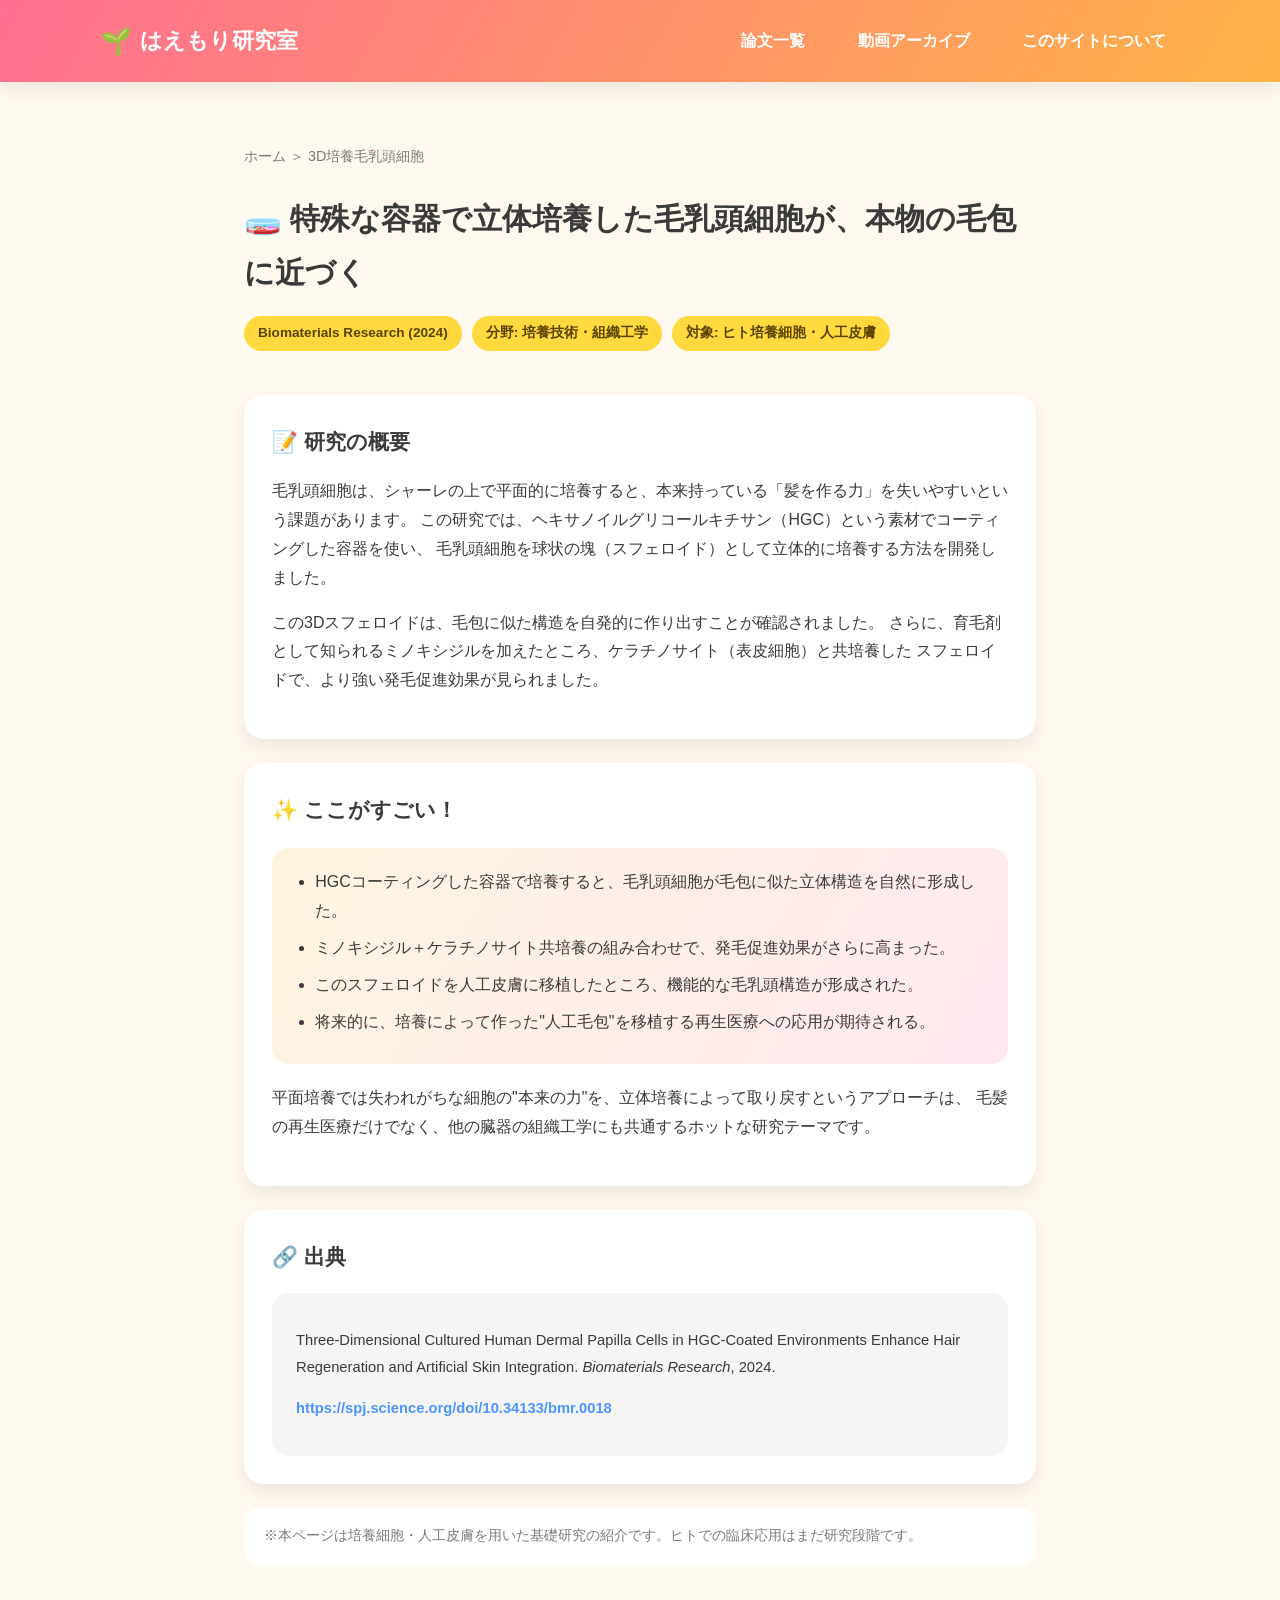
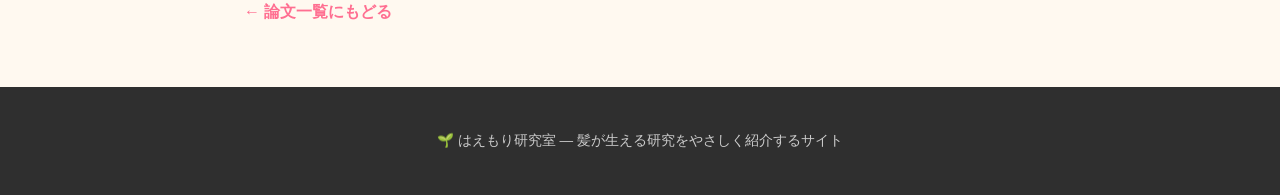
<file: papers/3d-spheroid.html>
<!DOCTYPE html>
<html lang="ja">
<head>
<meta charset="UTF-8">
<meta name="viewport" content="width=device-width, initial-scale=1.0">
<title>3D培養した毛乳頭細胞が本物に近づく | はえもり研究室</title>
<link rel="stylesheet" href="../style.css">
</head>
<body>

<header class="site-header">
  <div class="header-inner">
    <a href="../index.html" class="logo"><span class="emoji">🌱</span>はえもり研究室</a>
    <nav class="main-nav">
      <a href="../index.html#papers">論文一覧</a>
      <a href="../videos.html">動画アーカイブ</a>
      <a href="../index.html#about">このサイトについて</a>
    </nav>
  </div>
</header>

<div class="detail-hero">
  <p class="breadcrumb"><a href="../index.html">ホーム</a> ＞ 3D培養毛乳頭細胞</p>
  <h1>🧫 特殊な容器で立体培養した毛乳頭細胞が、本物の毛包に近づく</h1>
  <div class="meta-row">
    <span class="meta-pill">Biomaterials Research (2024)</span>
    <span class="meta-pill">分野: 培養技術・組織工学</span>
    <span class="meta-pill">対象: ヒト培養細胞・人工皮膚</span>
  </div>
</div>

<div class="detail-body">

  <div class="detail-card">
    <h2>📝 研究の概要</h2>
    <p>
      毛乳頭細胞は、シャーレの上で平面的に培養すると、本来持っている「髪を作る力」を失いやすいという課題があります。
      この研究では、ヘキサノイルグリコールキチサン（HGC）という素材でコーティングした容器を使い、
      毛乳頭細胞を球状の塊（スフェロイド）として立体的に培養する方法を開発しました。
    </p>
    <p>
      この3Dスフェロイドは、毛包に似た構造を自発的に作り出すことが確認されました。
      さらに、育毛剤として知られるミノキシジルを加えたところ、ケラチノサイト（表皮細胞）と共培養した
      スフェロイドで、より強い発毛促進効果が見られました。
    </p>
  </div>

  <div class="detail-card">
    <h2>✨ ここがすごい！</h2>
    <div class="highlight-box">
      <ul>
        <li>HGCコーティングした容器で培養すると、毛乳頭細胞が毛包に似た立体構造を自然に形成した。</li>
        <li>ミノキシジル＋ケラチノサイト共培養の組み合わせで、発毛促進効果がさらに高まった。</li>
        <li>このスフェロイドを人工皮膚に移植したところ、機能的な毛乳頭構造が形成された。</li>
        <li>将来的に、培養によって作った"人工毛包"を移植する再生医療への応用が期待される。</li>
      </ul>
    </div>
    <p>
      平面培養では失われがちな細胞の"本来の力"を、立体培養によって取り戻すというアプローチは、
      毛髪の再生医療だけでなく、他の臓器の組織工学にも共通するホットな研究テーマです。
    </p>
  </div>

  <div class="detail-card">
    <h2>🔗 出典</h2>
    <div class="source-box">
      <p>Three-Dimensional Cultured Human Dermal Papilla Cells in HGC-Coated Environments Enhance Hair Regeneration and Artificial Skin Integration. <em>Biomaterials Research</em>, 2024.</p>
      <p><a href="https://spj.science.org/doi/10.34133/bmr.0018" target="_blank" rel="noopener">https://spj.science.org/doi/10.34133/bmr.0018</a></p>
    </div>
  </div>

  <p class="disclaimer">
    ※本ページは培養細胞・人工皮膚を用いた基礎研究の紹介です。ヒトでの臨床応用はまだ研究段階です。
  </p>

  <a class="back-link" href="../index.html">← 論文一覧にもどる</a>
</div>

<footer class="site-footer">
  <p>🌱 はえもり研究室 — 髪が生える研究をやさしく紹介するサイト</p>
</footer>

</body>
</html>
</file>
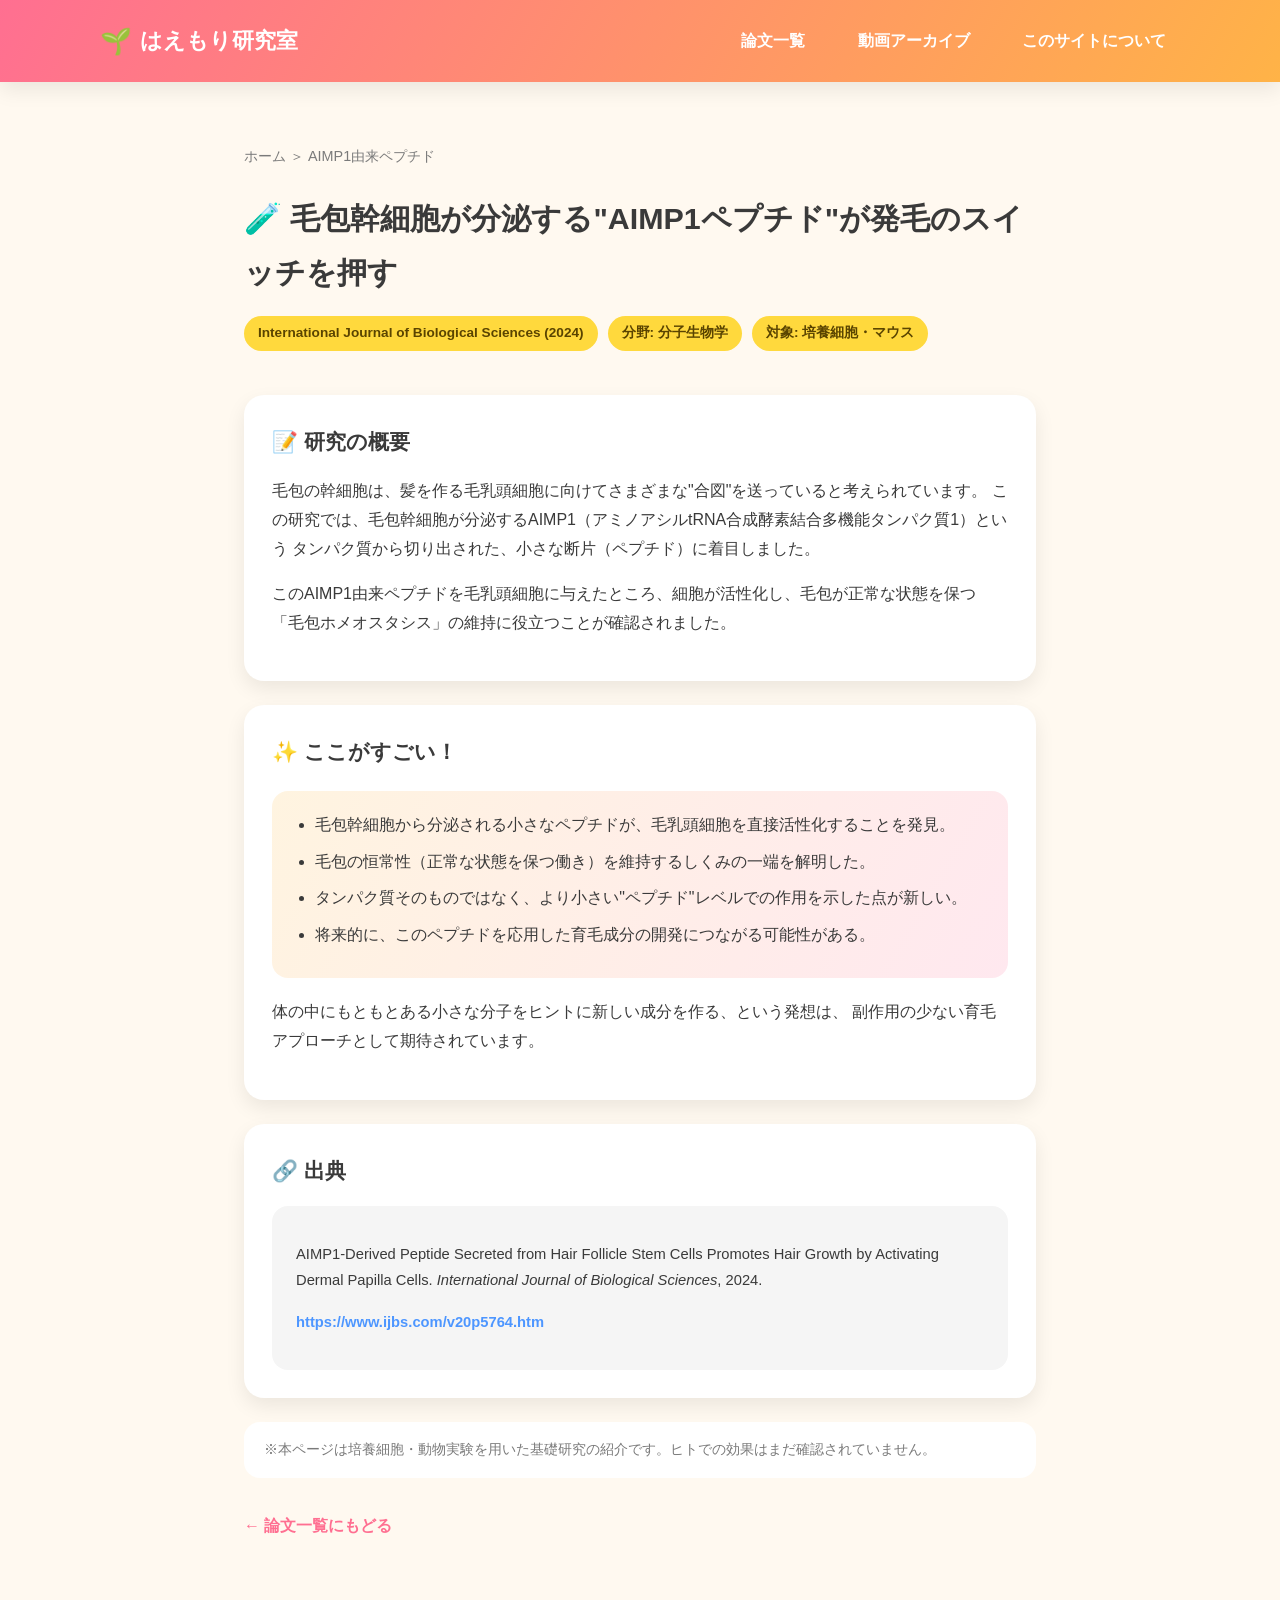
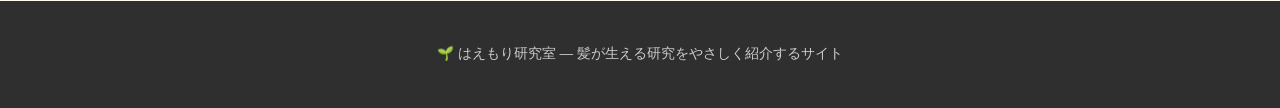
<file: papers/aimp1-peptide.html>
<!DOCTYPE html>
<html lang="ja">
<head>
<meta charset="UTF-8">
<meta name="viewport" content="width=device-width, initial-scale=1.0">
<title>AIMP1ペプチドが毛乳頭細胞を活性化 | はえもり研究室</title>
<link rel="stylesheet" href="../style.css">
</head>
<body>

<header class="site-header">
  <div class="header-inner">
    <a href="../index.html" class="logo"><span class="emoji">🌱</span>はえもり研究室</a>
    <nav class="main-nav">
      <a href="../index.html#papers">論文一覧</a>
      <a href="../videos.html">動画アーカイブ</a>
      <a href="../index.html#about">このサイトについて</a>
    </nav>
  </div>
</header>

<div class="detail-hero">
  <p class="breadcrumb"><a href="../index.html">ホーム</a> ＞ AIMP1由来ペプチド</p>
  <h1>🧪 毛包幹細胞が分泌する"AIMP1ペプチド"が発毛のスイッチを押す</h1>
  <div class="meta-row">
    <span class="meta-pill">International Journal of Biological Sciences (2024)</span>
    <span class="meta-pill">分野: 分子生物学</span>
    <span class="meta-pill">対象: 培養細胞・マウス</span>
  </div>
</div>

<div class="detail-body">

  <div class="detail-card">
    <h2>📝 研究の概要</h2>
    <p>
      毛包の幹細胞は、髪を作る毛乳頭細胞に向けてさまざまな"合図"を送っていると考えられています。
      この研究では、毛包幹細胞が分泌するAIMP1（アミノアシルtRNA合成酵素結合多機能タンパク質1）という
      タンパク質から切り出された、小さな断片（ペプチド）に着目しました。
    </p>
    <p>
      このAIMP1由来ペプチドを毛乳頭細胞に与えたところ、細胞が活性化し、毛包が正常な状態を保つ
      「毛包ホメオスタシス」の維持に役立つことが確認されました。
    </p>
  </div>

  <div class="detail-card">
    <h2>✨ ここがすごい！</h2>
    <div class="highlight-box">
      <ul>
        <li>毛包幹細胞から分泌される小さなペプチドが、毛乳頭細胞を直接活性化することを発見。</li>
        <li>毛包の恒常性（正常な状態を保つ働き）を維持するしくみの一端を解明した。</li>
        <li>タンパク質そのものではなく、より小さい"ペプチド"レベルでの作用を示した点が新しい。</li>
        <li>将来的に、このペプチドを応用した育毛成分の開発につながる可能性がある。</li>
      </ul>
    </div>
    <p>
      体の中にもともとある小さな分子をヒントに新しい成分を作る、という発想は、
      副作用の少ない育毛アプローチとして期待されています。
    </p>
  </div>

  <div class="detail-card">
    <h2>🔗 出典</h2>
    <div class="source-box">
      <p>AIMP1-Derived Peptide Secreted from Hair Follicle Stem Cells Promotes Hair Growth by Activating Dermal Papilla Cells. <em>International Journal of Biological Sciences</em>, 2024.</p>
      <p><a href="https://www.ijbs.com/v20p5764.htm" target="_blank" rel="noopener">https://www.ijbs.com/v20p5764.htm</a></p>
    </div>
  </div>

  <p class="disclaimer">
    ※本ページは培養細胞・動物実験を用いた基礎研究の紹介です。ヒトでの効果はまだ確認されていません。
  </p>

  <a class="back-link" href="../index.html">← 論文一覧にもどる</a>
</div>

<footer class="site-footer">
  <p>🌱 はえもり研究室 — 髪が生える研究をやさしく紹介するサイト</p>
</footer>

</body>
</html>
</file>
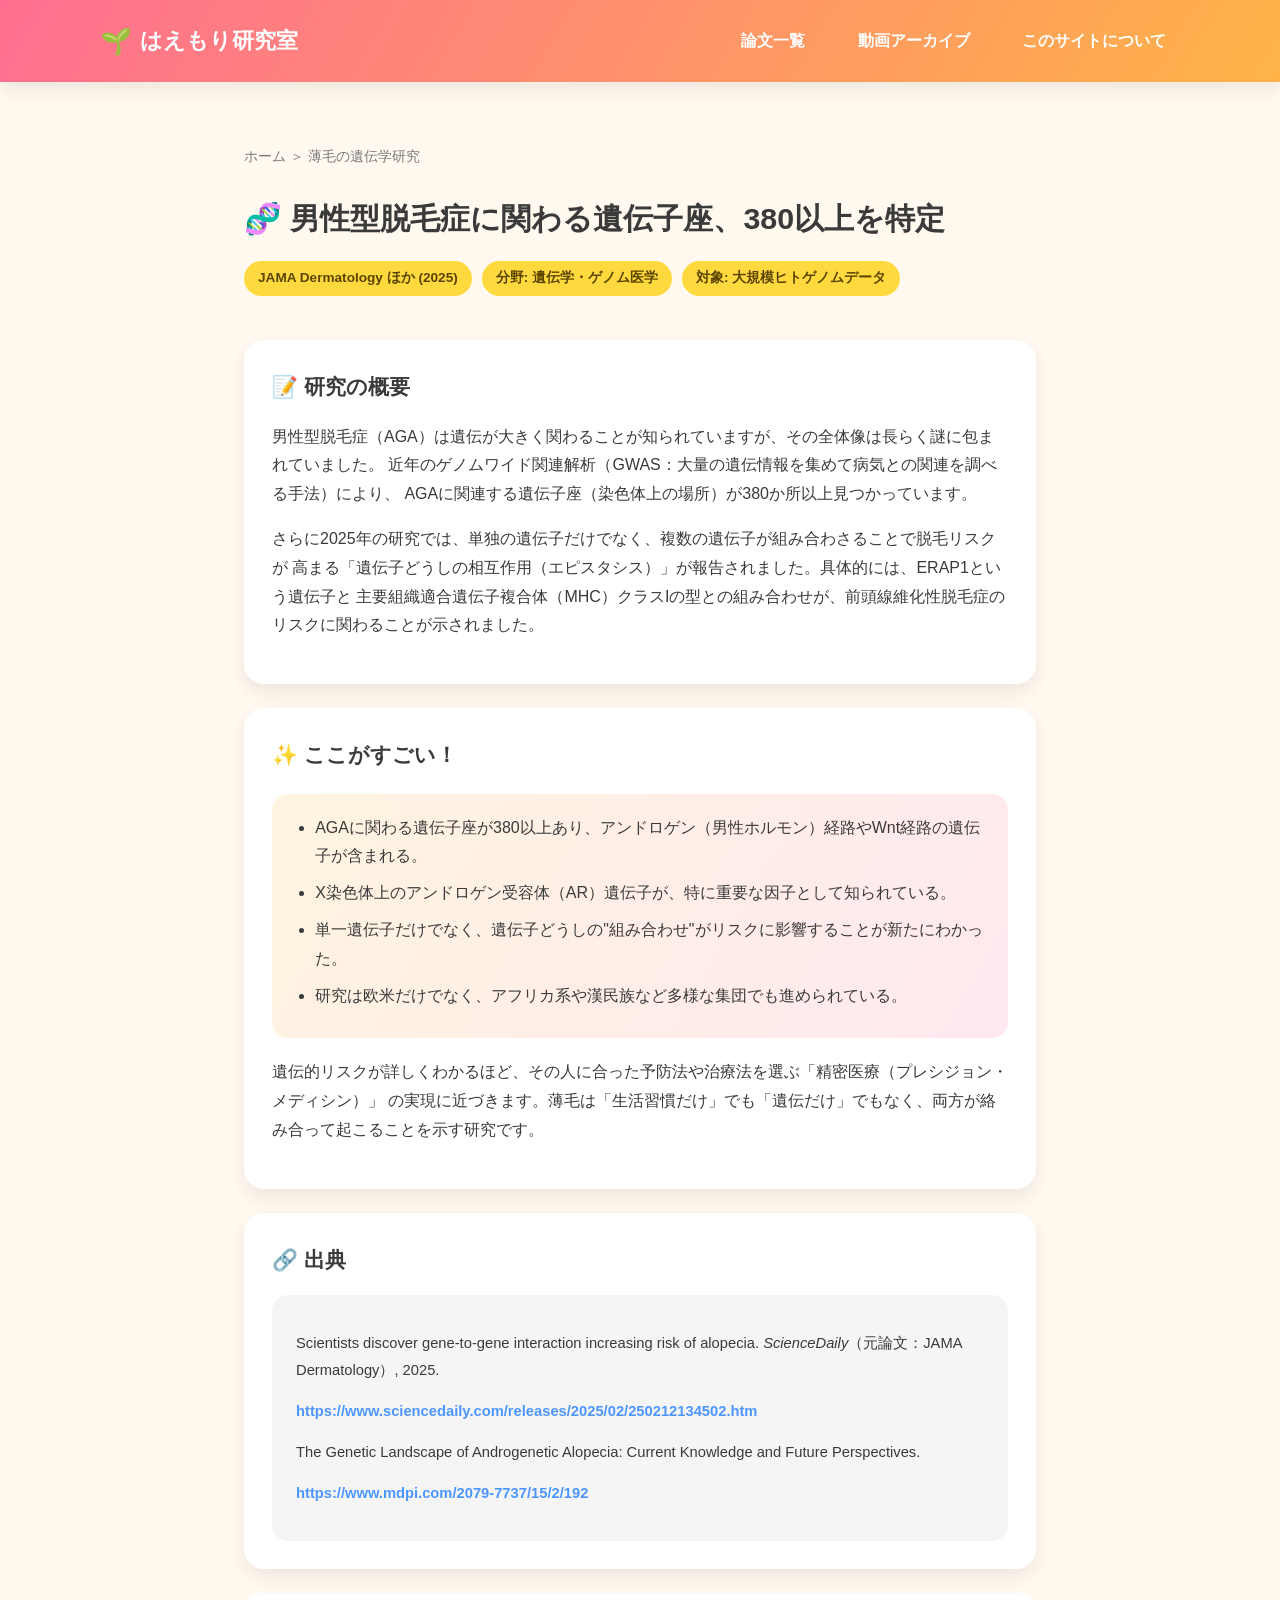
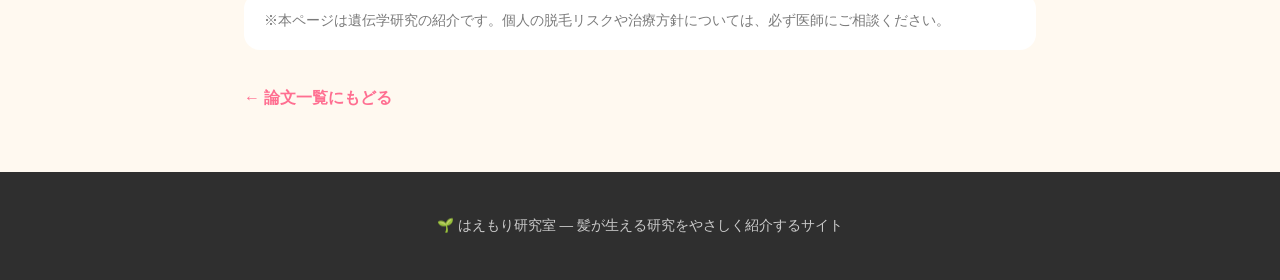
<file: papers/genetics-alopecia.html>
<!DOCTYPE html>
<html lang="ja">
<head>
<meta charset="UTF-8">
<meta name="viewport" content="width=device-width, initial-scale=1.0">
<title>薄毛に関わる遺伝子の組み合わせを発見 | はえもり研究室</title>
<link rel="stylesheet" href="../style.css">
</head>
<body>

<header class="site-header">
  <div class="header-inner">
    <a href="../index.html" class="logo"><span class="emoji">🌱</span>はえもり研究室</a>
    <nav class="main-nav">
      <a href="../index.html#papers">論文一覧</a>
      <a href="../videos.html">動画アーカイブ</a>
      <a href="../index.html#about">このサイトについて</a>
    </nav>
  </div>
</header>

<div class="detail-hero">
  <p class="breadcrumb"><a href="../index.html">ホーム</a> ＞ 薄毛の遺伝学研究</p>
  <h1>🧬 男性型脱毛症に関わる遺伝子座、380以上を特定</h1>
  <div class="meta-row">
    <span class="meta-pill">JAMA Dermatology ほか (2025)</span>
    <span class="meta-pill">分野: 遺伝学・ゲノム医学</span>
    <span class="meta-pill">対象: 大規模ヒトゲノムデータ</span>
  </div>
</div>

<div class="detail-body">

  <div class="detail-card">
    <h2>📝 研究の概要</h2>
    <p>
      男性型脱毛症（AGA）は遺伝が大きく関わることが知られていますが、その全体像は長らく謎に包まれていました。
      近年のゲノムワイド関連解析（GWAS：大量の遺伝情報を集めて病気との関連を調べる手法）により、
      AGAに関連する遺伝子座（染色体上の場所）が380か所以上見つかっています。
    </p>
    <p>
      さらに2025年の研究では、単独の遺伝子だけでなく、複数の遺伝子が組み合わさることで脱毛リスクが
      高まる「遺伝子どうしの相互作用（エピスタシス）」が報告されました。具体的には、ERAP1という遺伝子と
      主要組織適合遺伝子複合体（MHC）クラスIの型との組み合わせが、前頭線維化性脱毛症のリスクに関わることが示されました。
    </p>
  </div>

  <div class="detail-card">
    <h2>✨ ここがすごい！</h2>
    <div class="highlight-box">
      <ul>
        <li>AGAに関わる遺伝子座が380以上あり、アンドロゲン（男性ホルモン）経路やWnt経路の遺伝子が含まれる。</li>
        <li>X染色体上のアンドロゲン受容体（AR）遺伝子が、特に重要な因子として知られている。</li>
        <li>単一遺伝子だけでなく、遺伝子どうしの"組み合わせ"がリスクに影響することが新たにわかった。</li>
        <li>研究は欧米だけでなく、アフリカ系や漢民族など多様な集団でも進められている。</li>
      </ul>
    </div>
    <p>
      遺伝的リスクが詳しくわかるほど、その人に合った予防法や治療法を選ぶ「精密医療（プレシジョン・メディシン）」
      の実現に近づきます。薄毛は「生活習慣だけ」でも「遺伝だけ」でもなく、両方が絡み合って起こることを示す研究です。
    </p>
  </div>

  <div class="detail-card">
    <h2>🔗 出典</h2>
    <div class="source-box">
      <p>Scientists discover gene-to-gene interaction increasing risk of alopecia. <em>ScienceDaily</em>（元論文：JAMA Dermatology）, 2025.</p>
      <p><a href="https://www.sciencedaily.com/releases/2025/02/250212134502.htm" target="_blank" rel="noopener">https://www.sciencedaily.com/releases/2025/02/250212134502.htm</a></p>
      <p>The Genetic Landscape of Androgenetic Alopecia: Current Knowledge and Future Perspectives.</p>
      <p><a href="https://www.mdpi.com/2079-7737/15/2/192" target="_blank" rel="noopener">https://www.mdpi.com/2079-7737/15/2/192</a></p>
    </div>
  </div>

  <p class="disclaimer">
    ※本ページは遺伝学研究の紹介です。個人の脱毛リスクや治療方針については、必ず医師にご相談ください。
  </p>

  <a class="back-link" href="../index.html">← 論文一覧にもどる</a>
</div>

<footer class="site-footer">
  <p>🌱 はえもり研究室 — 髪が生える研究をやさしく紹介するサイト</p>
</footer>

</body>
</html>
</file>
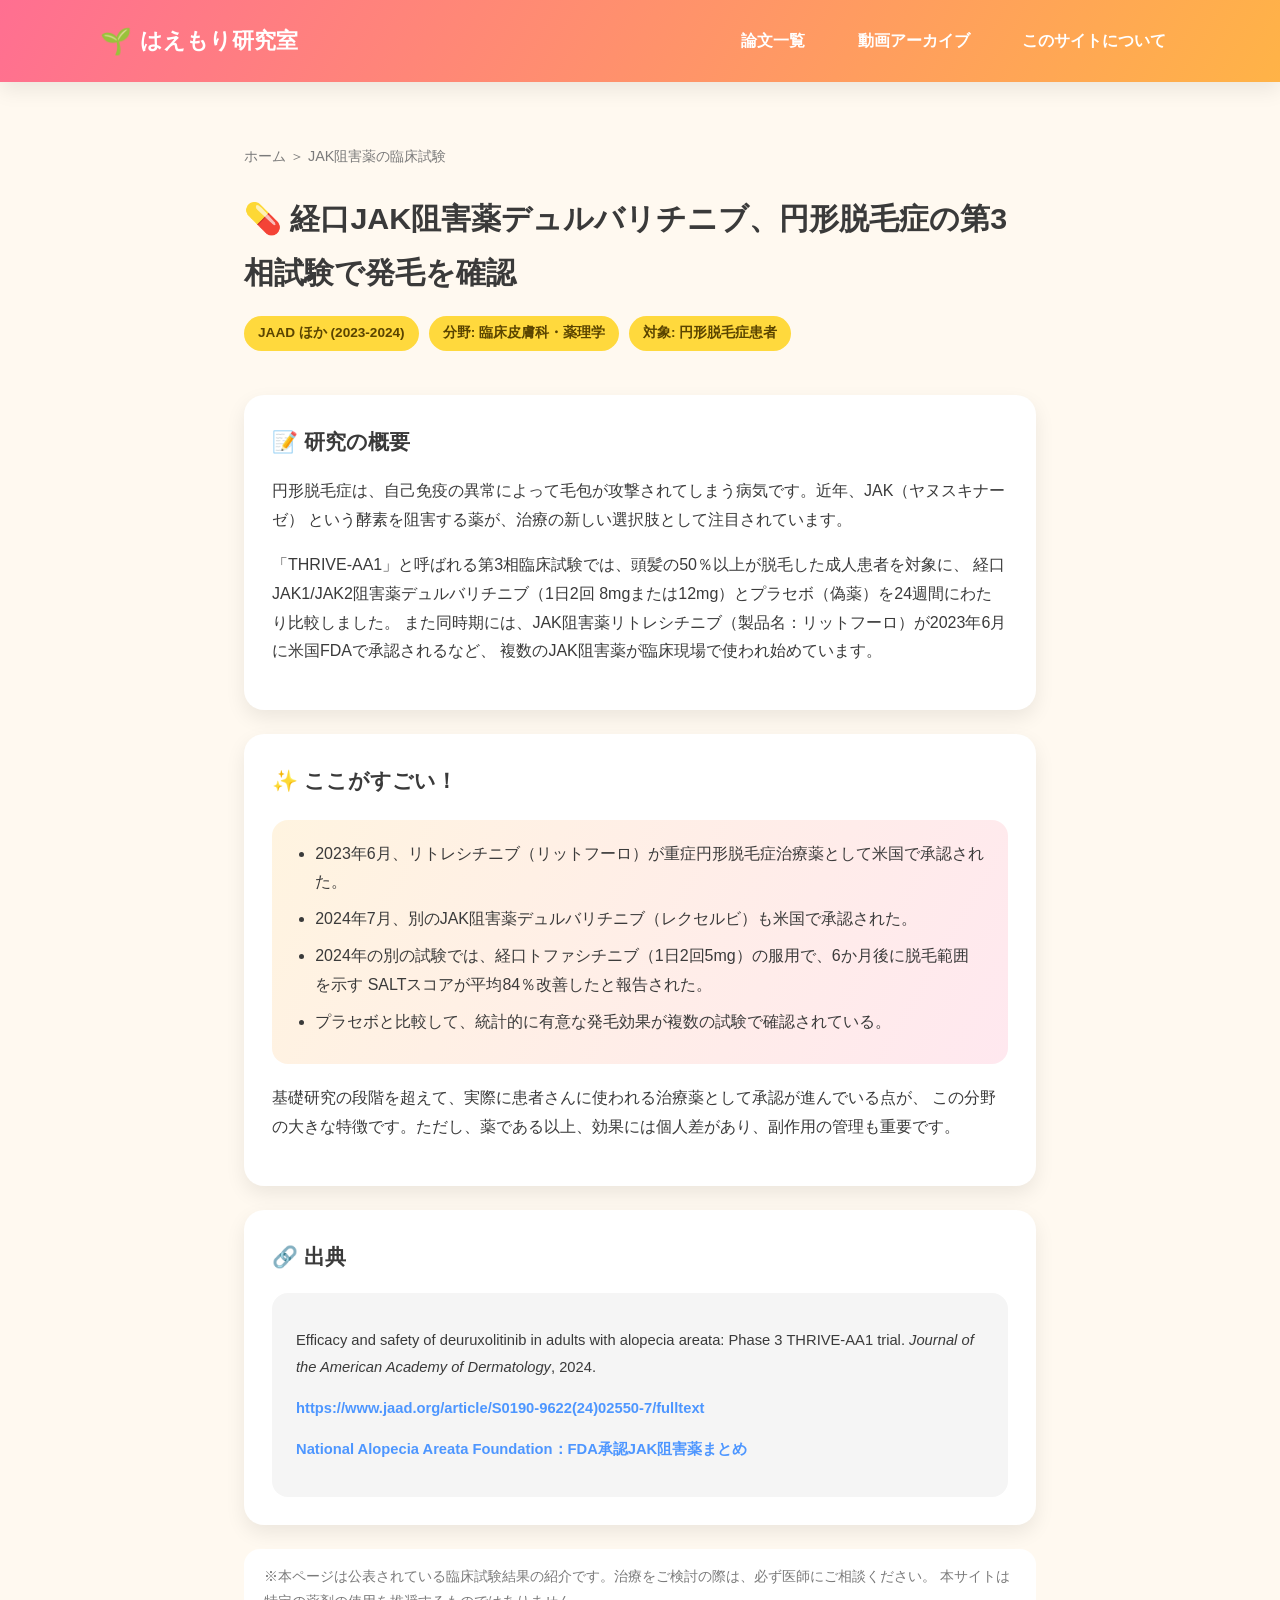
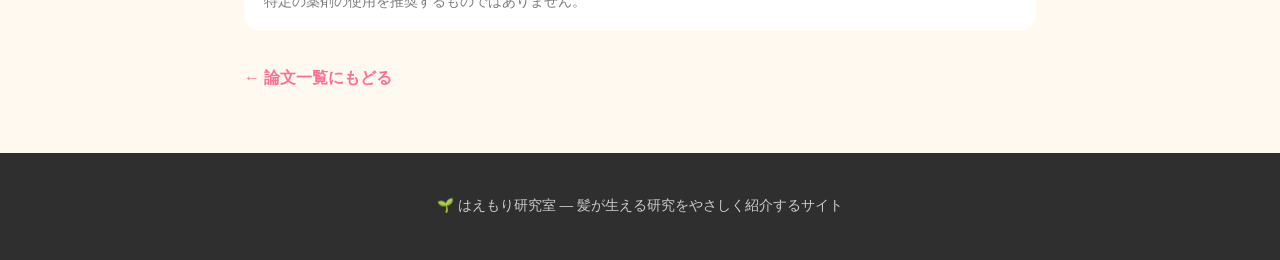
<file: papers/jak-inhibitor.html>
<!DOCTYPE html>
<html lang="ja">
<head>
<meta charset="UTF-8">
<meta name="viewport" content="width=device-width, initial-scale=1.0">
<title>JAK阻害薬が円形脱毛症に効果 | はえもり研究室</title>
<link rel="stylesheet" href="../style.css">
</head>
<body>

<header class="site-header">
  <div class="header-inner">
    <a href="../index.html" class="logo"><span class="emoji">🌱</span>はえもり研究室</a>
    <nav class="main-nav">
      <a href="../index.html#papers">論文一覧</a>
      <a href="../videos.html">動画アーカイブ</a>
      <a href="../index.html#about">このサイトについて</a>
    </nav>
  </div>
</header>

<div class="detail-hero">
  <p class="breadcrumb"><a href="../index.html">ホーム</a> ＞ JAK阻害薬の臨床試験</p>
  <h1>💊 経口JAK阻害薬デュルバリチニブ、円形脱毛症の第3相試験で発毛を確認</h1>
  <div class="meta-row">
    <span class="meta-pill">JAAD ほか (2023-2024)</span>
    <span class="meta-pill">分野: 臨床皮膚科・薬理学</span>
    <span class="meta-pill">対象: 円形脱毛症患者</span>
  </div>
</div>

<div class="detail-body">

  <div class="detail-card">
    <h2>📝 研究の概要</h2>
    <p>
      円形脱毛症は、自己免疫の異常によって毛包が攻撃されてしまう病気です。近年、JAK（ヤヌスキナーゼ）
      という酵素を阻害する薬が、治療の新しい選択肢として注目されています。
    </p>
    <p>
      「THRIVE-AA1」と呼ばれる第3相臨床試験では、頭髪の50％以上が脱毛した成人患者を対象に、
      経口JAK1/JAK2阻害薬デュルバリチニブ（1日2回 8mgまたは12mg）とプラセボ（偽薬）を24週間にわたり比較しました。
      また同時期には、JAK阻害薬リトレシチニブ（製品名：リットフーロ）が2023年6月に米国FDAで承認されるなど、
      複数のJAK阻害薬が臨床現場で使われ始めています。
    </p>
  </div>

  <div class="detail-card">
    <h2>✨ ここがすごい！</h2>
    <div class="highlight-box">
      <ul>
        <li>2023年6月、リトレシチニブ（リットフーロ）が重症円形脱毛症治療薬として米国で承認された。</li>
        <li>2024年7月、別のJAK阻害薬デュルバリチニブ（レクセルビ）も米国で承認された。</li>
        <li>2024年の別の試験では、経口トファシチニブ（1日2回5mg）の服用で、6か月後に脱毛範囲を示す
            SALTスコアが平均84％改善したと報告された。</li>
        <li>プラセボと比較して、統計的に有意な発毛効果が複数の試験で確認されている。</li>
      </ul>
    </div>
    <p>
      基礎研究の段階を超えて、実際に患者さんに使われる治療薬として承認が進んでいる点が、
      この分野の大きな特徴です。ただし、薬である以上、効果には個人差があり、副作用の管理も重要です。
    </p>
  </div>

  <div class="detail-card">
    <h2>🔗 出典</h2>
    <div class="source-box">
      <p>Efficacy and safety of deuruxolitinib in adults with alopecia areata: Phase 3 THRIVE-AA1 trial. <em>Journal of the American Academy of Dermatology</em>, 2024.</p>
      <p><a href="https://www.jaad.org/article/S0190-9622(24)02550-7/fulltext" target="_blank" rel="noopener">https://www.jaad.org/article/S0190-9622(24)02550-7/fulltext</a></p>
      <p><a href="https://www.naaf.org/navigation-toolkit/fda-approved-jak-inhibitors/" target="_blank" rel="noopener">National Alopecia Areata Foundation：FDA承認JAK阻害薬まとめ</a></p>
    </div>
  </div>

  <p class="disclaimer">
    ※本ページは公表されている臨床試験結果の紹介です。治療をご検討の際は、必ず医師にご相談ください。
    本サイトは特定の薬剤の使用を推奨するものではありません。
  </p>

  <a class="back-link" href="../index.html">← 論文一覧にもどる</a>
</div>

<footer class="site-footer">
  <p>🌱 はえもり研究室 — 髪が生える研究をやさしく紹介するサイト</p>
</footer>

</body>
</html>
</file>
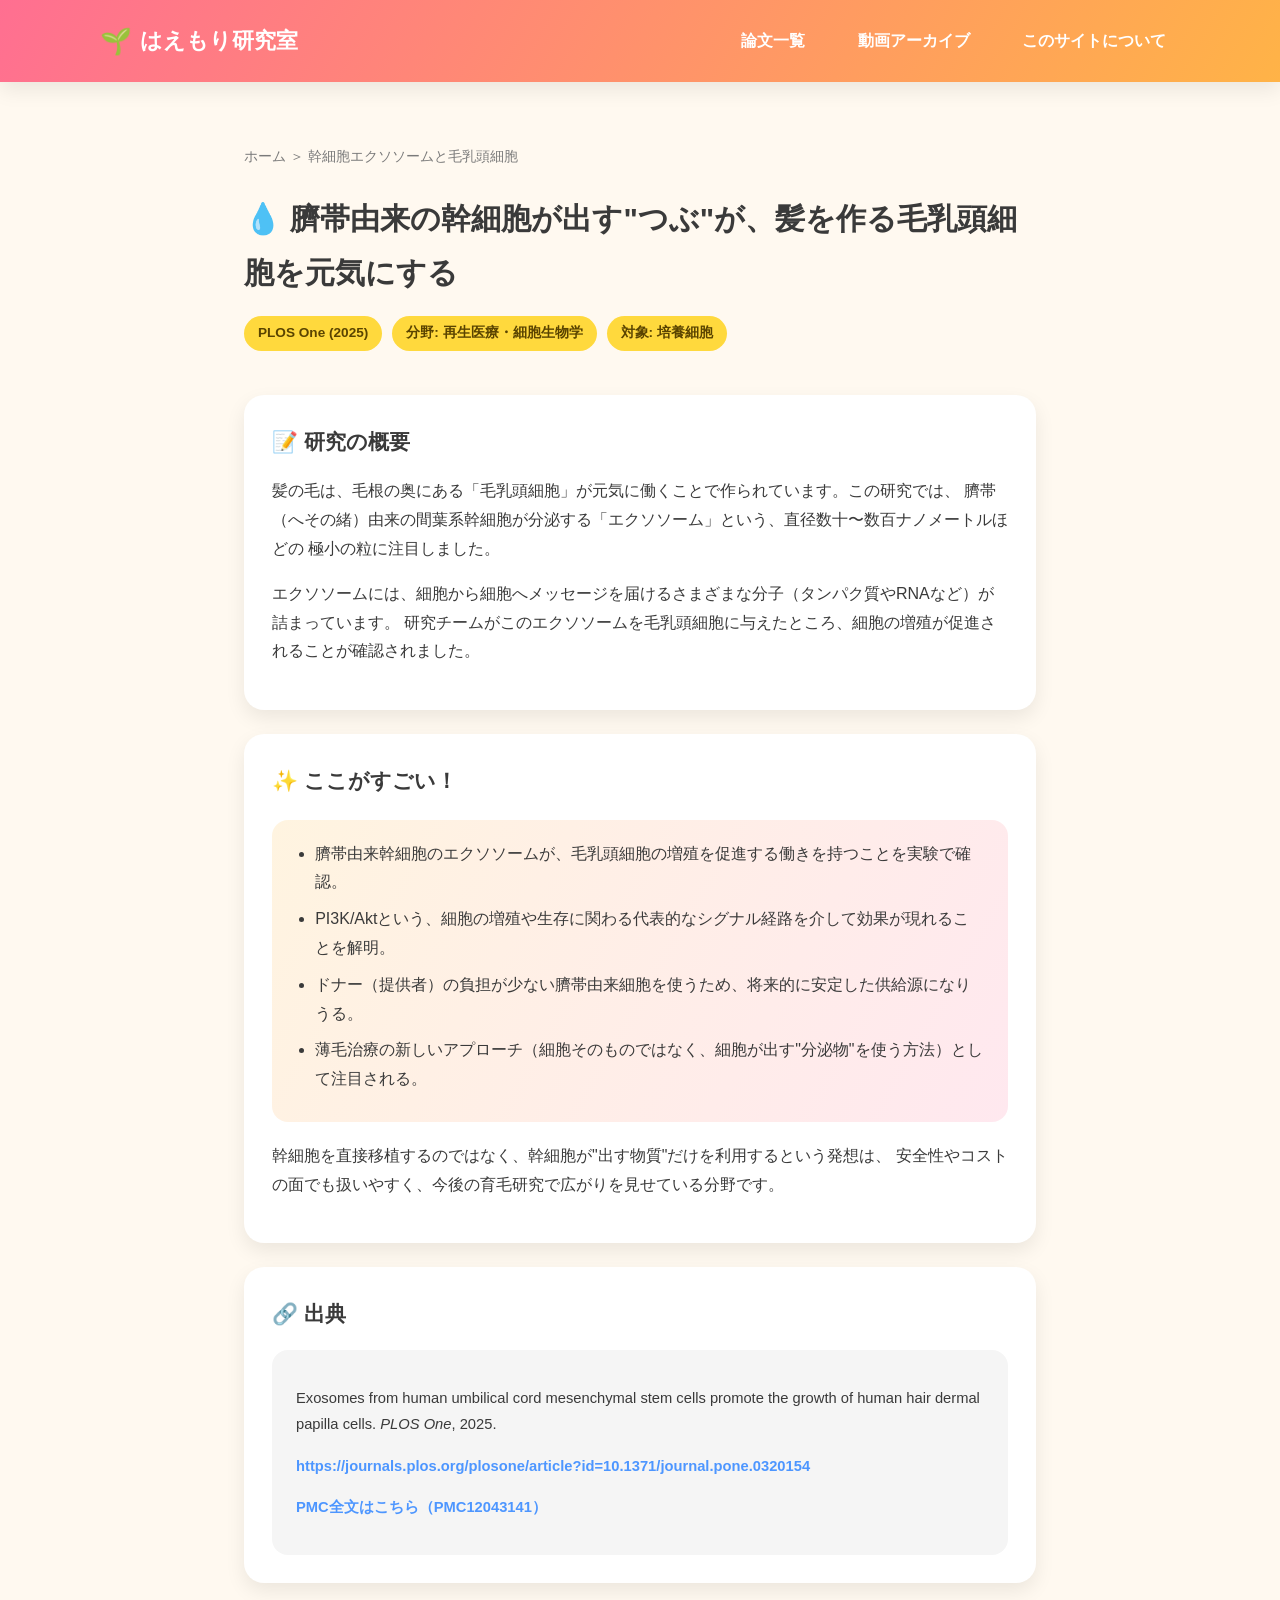
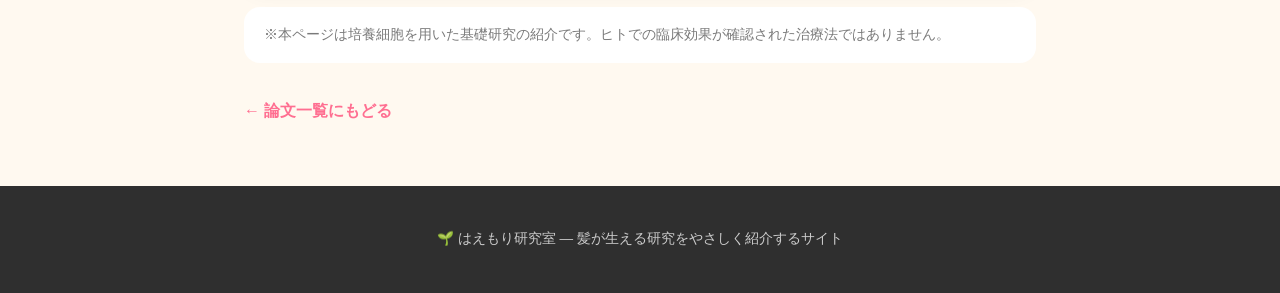
<file: papers/stem-cell-exosome.html>
<!DOCTYPE html>
<html lang="ja">
<head>
<meta charset="UTF-8">
<meta name="viewport" content="width=device-width, initial-scale=1.0">
<title>幹細胞エクソソームが毛乳頭細胞を元気にする | はえもり研究室</title>
<link rel="stylesheet" href="../style.css">
</head>
<body>

<header class="site-header">
  <div class="header-inner">
    <a href="../index.html" class="logo"><span class="emoji">🌱</span>はえもり研究室</a>
    <nav class="main-nav">
      <a href="../index.html#papers">論文一覧</a>
      <a href="../videos.html">動画アーカイブ</a>
      <a href="../index.html#about">このサイトについて</a>
    </nav>
  </div>
</header>

<div class="detail-hero">
  <p class="breadcrumb"><a href="../index.html">ホーム</a> ＞ 幹細胞エクソソームと毛乳頭細胞</p>
  <h1>💧 臍帯由来の幹細胞が出す"つぶ"が、髪を作る毛乳頭細胞を元気にする</h1>
  <div class="meta-row">
    <span class="meta-pill">PLOS One (2025)</span>
    <span class="meta-pill">分野: 再生医療・細胞生物学</span>
    <span class="meta-pill">対象: 培養細胞</span>
  </div>
</div>

<div class="detail-body">

  <div class="detail-card">
    <h2>📝 研究の概要</h2>
    <p>
      髪の毛は、毛根の奥にある「毛乳頭細胞」が元気に働くことで作られています。この研究では、
      臍帯（へその緒）由来の間葉系幹細胞が分泌する「エクソソーム」という、直径数十〜数百ナノメートルほどの
      極小の粒に注目しました。
    </p>
    <p>
      エクソソームには、細胞から細胞へメッセージを届けるさまざまな分子（タンパク質やRNAなど）が詰まっています。
      研究チームがこのエクソソームを毛乳頭細胞に与えたところ、細胞の増殖が促進されることが確認されました。
    </p>
  </div>

  <div class="detail-card">
    <h2>✨ ここがすごい！</h2>
    <div class="highlight-box">
      <ul>
        <li>臍帯由来幹細胞のエクソソームが、毛乳頭細胞の増殖を促進する働きを持つことを実験で確認。</li>
        <li>PI3K/Aktという、細胞の増殖や生存に関わる代表的なシグナル経路を介して効果が現れることを解明。</li>
        <li>ドナー（提供者）の負担が少ない臍帯由来細胞を使うため、将来的に安定した供給源になりうる。</li>
        <li>薄毛治療の新しいアプローチ（細胞そのものではなく、細胞が出す"分泌物"を使う方法）として注目される。</li>
      </ul>
    </div>
    <p>
      幹細胞を直接移植するのではなく、幹細胞が"出す物質"だけを利用するという発想は、
      安全性やコストの面でも扱いやすく、今後の育毛研究で広がりを見せている分野です。
    </p>
  </div>

  <div class="detail-card">
    <h2>🔗 出典</h2>
    <div class="source-box">
      <p>Exosomes from human umbilical cord mesenchymal stem cells promote the growth of human hair dermal papilla cells. <em>PLOS One</em>, 2025.</p>
      <p><a href="https://journals.plos.org/plosone/article?id=10.1371%2Fjournal.pone.0320154" target="_blank" rel="noopener">https://journals.plos.org/plosone/article?id=10.1371/journal.pone.0320154</a></p>
      <p><a href="https://pmc.ncbi.nlm.nih.gov/articles/PMC12043141/" target="_blank" rel="noopener">PMC全文はこちら（PMC12043141）</a></p>
    </div>
  </div>

  <p class="disclaimer">
    ※本ページは培養細胞を用いた基礎研究の紹介です。ヒトでの臨床効果が確認された治療法ではありません。
  </p>

  <a class="back-link" href="../index.html">← 論文一覧にもどる</a>
</div>

<footer class="site-footer">
  <p>🌱 はえもり研究室 — 髪が生える研究をやさしく紹介するサイト</p>
</footer>

</body>
</html>
</file>
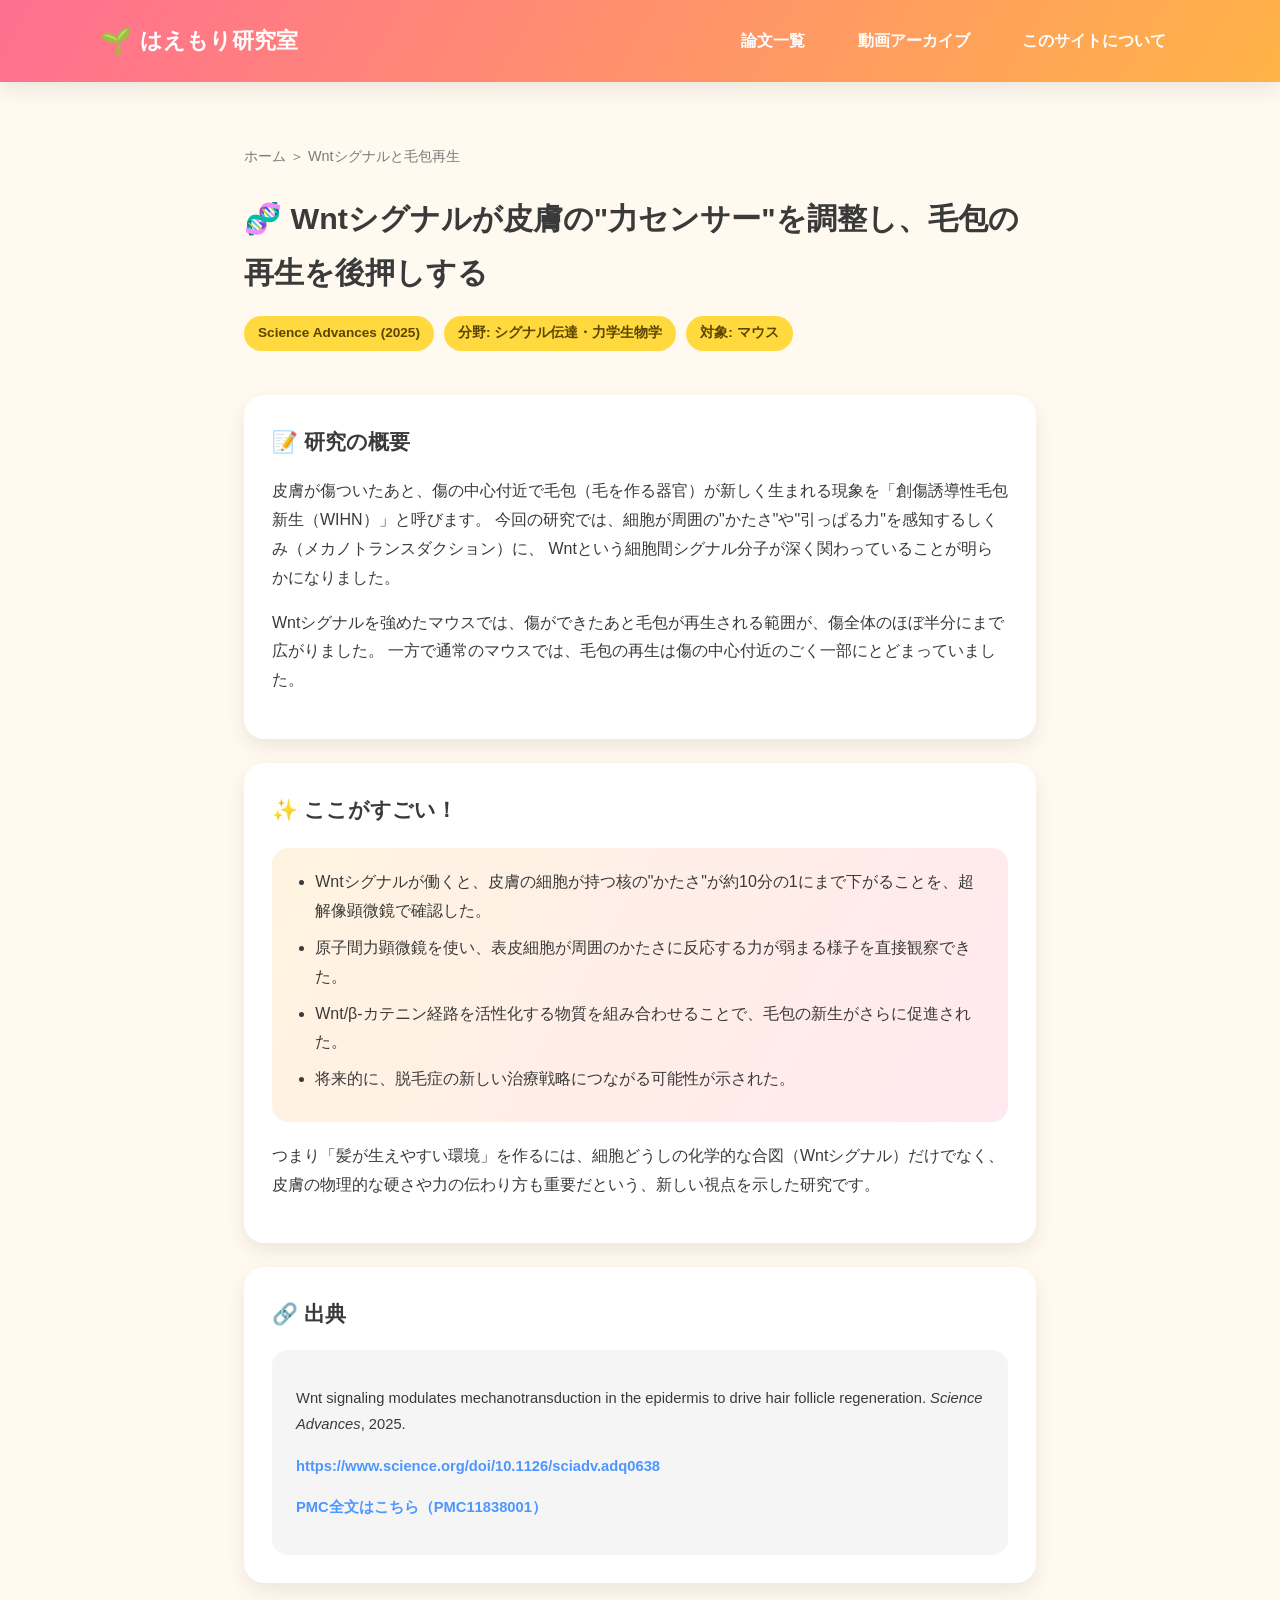
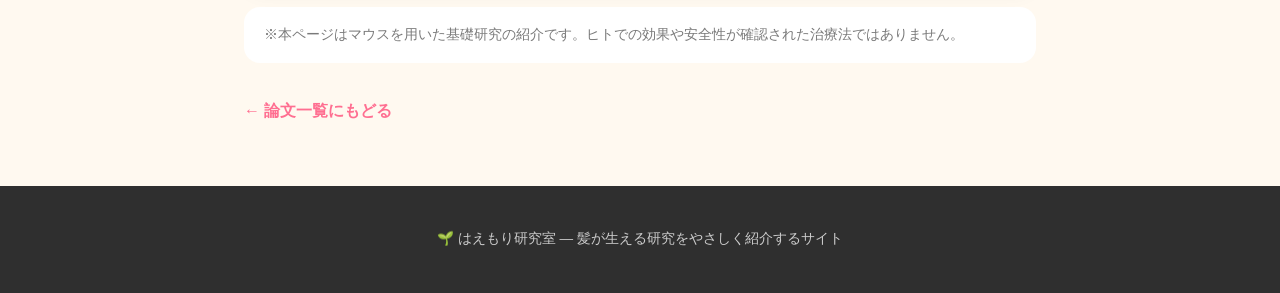
<file: papers/wnt-mechanotransduction.html>
<!DOCTYPE html>
<html lang="ja">
<head>
<meta charset="UTF-8">
<meta name="viewport" content="width=device-width, initial-scale=1.0">
<title>Wntシグナルが毛包再生を後押し | はえもり研究室</title>
<link rel="stylesheet" href="../style.css">
</head>
<body>

<header class="site-header">
  <div class="header-inner">
    <a href="../index.html" class="logo"><span class="emoji">🌱</span>はえもり研究室</a>
    <nav class="main-nav">
      <a href="../index.html#papers">論文一覧</a>
      <a href="../videos.html">動画アーカイブ</a>
      <a href="../index.html#about">このサイトについて</a>
    </nav>
  </div>
</header>

<div class="detail-hero">
  <p class="breadcrumb"><a href="../index.html">ホーム</a> ＞ Wntシグナルと毛包再生</p>
  <h1>🧬 Wntシグナルが皮膚の"力センサー"を調整し、毛包の再生を後押しする</h1>
  <div class="meta-row">
    <span class="meta-pill">Science Advances (2025)</span>
    <span class="meta-pill">分野: シグナル伝達・力学生物学</span>
    <span class="meta-pill">対象: マウス</span>
  </div>
</div>

<div class="detail-body">

  <div class="detail-card">
    <h2>📝 研究の概要</h2>
    <p>
      皮膚が傷ついたあと、傷の中心付近で毛包（毛を作る器官）が新しく生まれる現象を「創傷誘導性毛包新生（WIHN）」と呼びます。
      今回の研究では、細胞が周囲の"かたさ"や"引っぱる力"を感知するしくみ（メカノトランスダクション）に、
      Wntという細胞間シグナル分子が深く関わっていることが明らかになりました。
    </p>
    <p>
      Wntシグナルを強めたマウスでは、傷ができたあと毛包が再生される範囲が、傷全体のほぼ半分にまで広がりました。
      一方で通常のマウスでは、毛包の再生は傷の中心付近のごく一部にとどまっていました。
    </p>
  </div>

  <div class="detail-card">
    <h2>✨ ここがすごい！</h2>
    <div class="highlight-box">
      <ul>
        <li>Wntシグナルが働くと、皮膚の細胞が持つ核の"かたさ"が約10分の1にまで下がることを、超解像顕微鏡で確認した。</li>
        <li>原子間力顕微鏡を使い、表皮細胞が周囲のかたさに反応する力が弱まる様子を直接観察できた。</li>
        <li>Wnt/β-カテニン経路を活性化する物質を組み合わせることで、毛包の新生がさらに促進された。</li>
        <li>将来的に、脱毛症の新しい治療戦略につながる可能性が示された。</li>
      </ul>
    </div>
    <p>
      つまり「髪が生えやすい環境」を作るには、細胞どうしの化学的な合図（Wntシグナル）だけでなく、
      皮膚の物理的な硬さや力の伝わり方も重要だという、新しい視点を示した研究です。
    </p>
  </div>

  <div class="detail-card">
    <h2>🔗 出典</h2>
    <div class="source-box">
      <p>Wnt signaling modulates mechanotransduction in the epidermis to drive hair follicle regeneration. <em>Science Advances</em>, 2025.</p>
      <p><a href="https://www.science.org/doi/10.1126/sciadv.adq0638" target="_blank" rel="noopener">https://www.science.org/doi/10.1126/sciadv.adq0638</a></p>
      <p><a href="https://pmc.ncbi.nlm.nih.gov/articles/PMC11838001/" target="_blank" rel="noopener">PMC全文はこちら（PMC11838001）</a></p>
    </div>
  </div>

  <p class="disclaimer">
    ※本ページはマウスを用いた基礎研究の紹介です。ヒトでの効果や安全性が確認された治療法ではありません。
  </p>

  <a class="back-link" href="../index.html">← 論文一覧にもどる</a>
</div>

<footer class="site-footer">
  <p>🌱 はえもり研究室 — 髪が生える研究をやさしく紹介するサイト</p>
</footer>

</body>
</html>
</file>
<file: style.css>
/* ===== はえもり研究室 style.css ===== */
:root{
  --pink:#ff6f91;
  --orange:#ffb347;
  --yellow:#ffd93d;
  --green:#6bcB77;
  --blue:#4d96ff;
  --purple:#a06cd5;
  --bg:#fff9f0;
  --card-bg:#ffffff;
  --text:#3a3a3a;
  --muted:#7a7a7a;
  --shadow: 0 8px 20px rgba(0,0,0,0.08);
}

*{box-sizing:border-box;}

body{
  margin:0;
  font-family:"Hiragino Maru Gothic ProN","Yu Gothic",-apple-system,BlinkMacSystemFont,"Segoe UI",sans-serif;
  background:var(--bg);
  color:var(--text);
  line-height:1.8;
}

a{color:inherit; text-decoration:none;}

img{max-width:100%;}

/* ---------- Header ---------- */
header.site-header{
  background:linear-gradient(120deg, var(--pink), var(--orange));
  padding:18px 24px;
  position:sticky;
  top:0;
  z-index:100;
  box-shadow:var(--shadow);
}
.header-inner{
  max-width:1080px;
  margin:0 auto;
  display:flex;
  align-items:center;
  justify-content:space-between;
  flex-wrap:wrap;
}
.logo{
  font-size:1.4rem;
  font-weight:800;
  color:#fff;
  display:flex;
  align-items:center;
  gap:8px;
}
.logo span.emoji{font-size:1.6rem;}
nav.main-nav a{
  color:#fff;
  font-weight:700;
  margin-left:20px;
  padding:6px 14px;
  border-radius:999px;
  transition:background .2s;
}
nav.main-nav a:hover{background:rgba(255,255,255,0.25);}

/* ---------- Hero ---------- */
.hero{
  max-width:1080px;
  margin:0 auto;
  padding:60px 24px 40px;
  text-align:center;
}
.hero h1{
  font-size:2.4rem;
  margin-bottom:12px;
  color:#333;
}
.hero h1 .accent{
  background:linear-gradient(90deg,var(--pink),var(--purple));
  -webkit-background-clip:text;
  background-clip:text;
  color:transparent;
}
.hero p.lead{
  font-size:1.1rem;
  color:var(--muted);
  max-width:640px;
  margin:0 auto 28px;
}
.hero-badges{
  display:flex;
  gap:12px;
  justify-content:center;
  flex-wrap:wrap;
  margin-bottom:8px;
}
.badge{
  background:#fff;
  border:2px solid var(--yellow);
  padding:6px 16px;
  border-radius:999px;
  font-size:0.9rem;
  font-weight:700;
  box-shadow:var(--shadow);
}

/* ---------- Section titles ---------- */
.section{
  max-width:1080px;
  margin:0 auto;
  padding:20px 24px 60px;
}
.section-title{
  text-align:center;
  font-size:1.8rem;
  margin-bottom:8px;
}
.section-sub{
  text-align:center;
  color:var(--muted);
  margin-bottom:36px;
}

/* ---------- Paper cards grid ---------- */
.paper-grid{
  display:grid;
  grid-template-columns:repeat(auto-fit,minmax(280px,1fr));
  gap:24px;
}
.paper-card{
  background:var(--card-bg);
  border-radius:20px;
  padding:24px;
  box-shadow:var(--shadow);
  display:flex;
  flex-direction:column;
  gap:12px;
  border-top:8px solid var(--pink);
  transition:transform .2s, box-shadow .2s;
}
.paper-card:hover{
  transform:translateY(-6px);
  box-shadow:0 14px 28px rgba(0,0,0,0.12);
}
.paper-card.c-orange{border-top-color:var(--orange);}
.paper-card.c-yellow{border-top-color:var(--yellow);}
.paper-card.c-green{border-top-color:var(--green);}
.paper-card.c-blue{border-top-color:var(--blue);}
.paper-card.c-purple{border-top-color:var(--purple);}

.paper-card .tag{
  display:inline-block;
  align-self:flex-start;
  background:#f1f1f1;
  font-size:0.78rem;
  font-weight:700;
  padding:3px 10px;
  border-radius:999px;
  color:var(--muted);
}
.paper-card h3{
  font-size:1.15rem;
  margin:0;
}
.paper-card p{
  font-size:0.92rem;
  color:var(--muted);
  margin:0;
  flex-grow:1;
}
.read-more{
  font-weight:800;
  color:var(--pink);
  align-self:flex-start;
}

/* ---------- About / how to read section ---------- */
.info-box{
  background:#fff;
  border-radius:20px;
  padding:28px;
  box-shadow:var(--shadow);
  margin-bottom:20px;
}
.info-box h2{margin-top:0;}
.steps{
  display:grid;
  grid-template-columns:repeat(auto-fit,minmax(200px,1fr));
  gap:16px;
  margin-top:20px;
}
.step{
  background:var(--bg);
  border-radius:16px;
  padding:16px;
  text-align:center;
}
.step .num{
  font-size:1.6rem;
  font-weight:800;
  color:var(--pink);
}

/* ---------- Detail page ---------- */
.detail-hero{
  max-width:840px;
  margin:0 auto;
  padding:48px 24px 20px;
}
.breadcrumb{
  font-size:0.9rem;
  color:var(--muted);
  margin-bottom:20px;
}
.detail-hero h1{
  font-size:1.9rem;
  margin-bottom:16px;
}
.meta-row{
  display:flex;
  gap:10px;
  flex-wrap:wrap;
  margin-bottom:24px;
}
.meta-pill{
  background:var(--yellow);
  color:#5a4400;
  font-weight:700;
  font-size:0.85rem;
  padding:5px 14px;
  border-radius:999px;
}
.detail-body{
  max-width:840px;
  margin:0 auto;
  padding:0 24px 60px;
}
.detail-card{
  background:#fff;
  border-radius:20px;
  padding:28px;
  box-shadow:var(--shadow);
  margin-bottom:24px;
}
.detail-card h2{
  margin-top:0;
  font-size:1.3rem;
  display:flex;
  align-items:center;
  gap:8px;
}
.highlight-box{
  background:linear-gradient(120deg,#fff4e0,#ffe8ef);
  border-radius:16px;
  padding:20px 24px;
  margin:20px 0;
}
.highlight-box ul{margin:0; padding-left:1.2em;}
.highlight-box li{margin-bottom:8px;}
.source-box{
  background:#f5f5f5;
  border-radius:16px;
  padding:20px 24px;
  font-size:0.92rem;
}
.source-box a{
  color:var(--blue);
  font-weight:700;
  word-break:break-all;
}
.back-link{
  display:inline-block;
  margin:20px 0 0;
  font-weight:800;
  color:var(--pink);
}
.disclaimer{
  font-size:0.85rem;
  color:var(--muted);
  background:#fff;
  border-radius:16px;
  padding:16px 20px;
  margin-top:20px;
}

/* ---------- Footer ---------- */
footer.site-footer{
  background:#2f2f2f;
  color:#ccc;
  text-align:center;
  padding:28px 24px;
  font-size:0.85rem;
}
footer.site-footer a{color:#ffd93d;}

/* ---------- Video Archive ---------- */
.archive-hero{
  max-width:1080px;
  margin:0 auto;
  padding:48px 24px 12px;
  text-align:center;
}
.archive-hero h1{font-size:2rem; margin-bottom:10px;}
.archive-hero p{color:var(--muted); max-width:640px; margin:0 auto;}
.archive-stats{
  display:flex;
  justify-content:center;
  gap:16px;
  flex-wrap:wrap;
  margin:20px 0 8px;
}
.archive-stats .stat{
  background:#fff;
  border-radius:16px;
  padding:10px 20px;
  box-shadow:var(--shadow);
  font-weight:800;
  font-size:0.95rem;
}
.archive-stats .stat span{display:block; font-size:1.4rem; color:var(--pink);}

.archive-controls{
  max-width:1080px;
  margin:0 auto;
  padding:16px 24px 0;
  display:flex;
  flex-wrap:wrap;
  gap:10px;
  justify-content:center;
}
.filter-btn{
  background:#fff;
  border:2px solid #eee;
  padding:7px 18px;
  border-radius:999px;
  font-weight:700;
  font-size:0.88rem;
  cursor:pointer;
  color:var(--text);
  transition:all .15s;
}
.filter-btn:hover{border-color:var(--pink);}
.filter-btn.active{
  background:linear-gradient(90deg,var(--pink),var(--orange));
  color:#fff;
  border-color:transparent;
}
.search-box{
  max-width:1080px;
  margin:16px auto 0;
  padding:0 24px;
  text-align:center;
}
.search-box input{
  width:100%;
  max-width:420px;
  padding:10px 18px;
  border-radius:999px;
  border:2px solid #eee;
  font-size:0.95rem;
  font-family:inherit;
}
.search-box input:focus{outline:none; border-color:var(--pink);}

.video-list{
  max-width:840px;
  margin:0 auto;
  padding:30px 24px 60px;
  display:flex;
  flex-direction:column;
  gap:16px;
}
.video-item{
  background:#fff;
  border-radius:18px;
  padding:20px 24px;
  box-shadow:var(--shadow);
  border-left:8px solid var(--pink);
}
.video-item .v-head{
  display:flex;
  align-items:center;
  gap:10px;
  flex-wrap:wrap;
  margin-bottom:8px;
}
.ep-badge{
  background:var(--yellow);
  color:#5a4400;
  font-weight:800;
  font-size:0.8rem;
  padding:3px 12px;
  border-radius:999px;
  white-space:nowrap;
}
.v-tag{
  background:#f1f1f1;
  color:var(--muted);
  font-size:0.78rem;
  font-weight:700;
  padding:3px 10px;
  border-radius:999px;
}
.video-item h3{margin:4px 0 8px; font-size:1.1rem;}
.video-item p.v-summary{margin:0 0 8px; font-size:0.92rem; color:var(--muted);}
.video-item .v-source{font-size:0.82rem; color:#888;}
.video-item .v-quote{
  margin-top:10px;
  font-size:0.85rem;
  font-style:italic;
  color:var(--purple);
  border-left:3px solid var(--purple);
  padding-left:10px;
}
.dup-note{
  display:inline-block;
  margin-top:8px;
  font-size:0.78rem;
  background:#fff4e0;
  color:#a06400;
  padding:3px 10px;
  border-radius:999px;
}
.no-result{
  text-align:center;
  color:var(--muted);
  padding:40px 0;
}
.load-more-wrap{text-align:center; margin-top:10px;}
.load-more-btn{
  background:var(--pink);
  color:#fff;
  border:none;
  padding:10px 28px;
  border-radius:999px;
  font-weight:800;
  cursor:pointer;
  font-size:0.95rem;
}
.load-more-btn:hover{background:var(--purple);}
</file>
